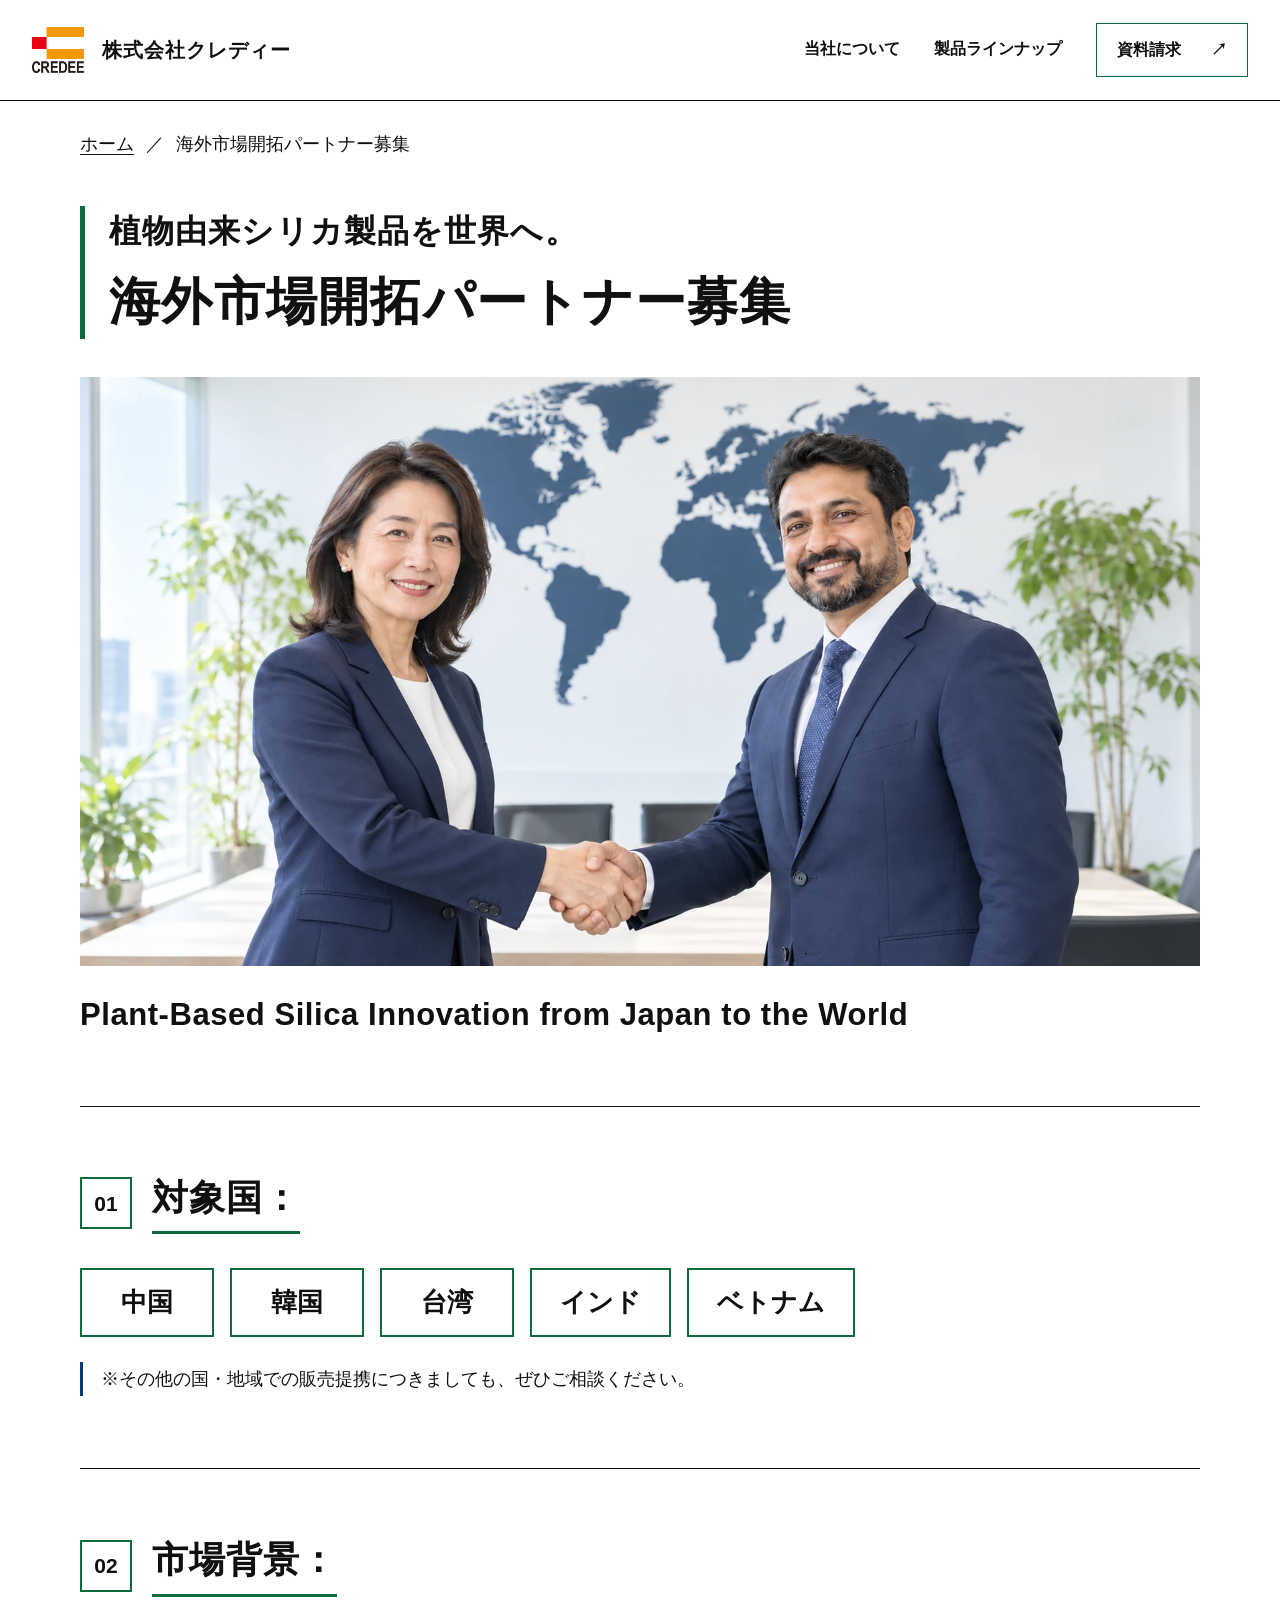
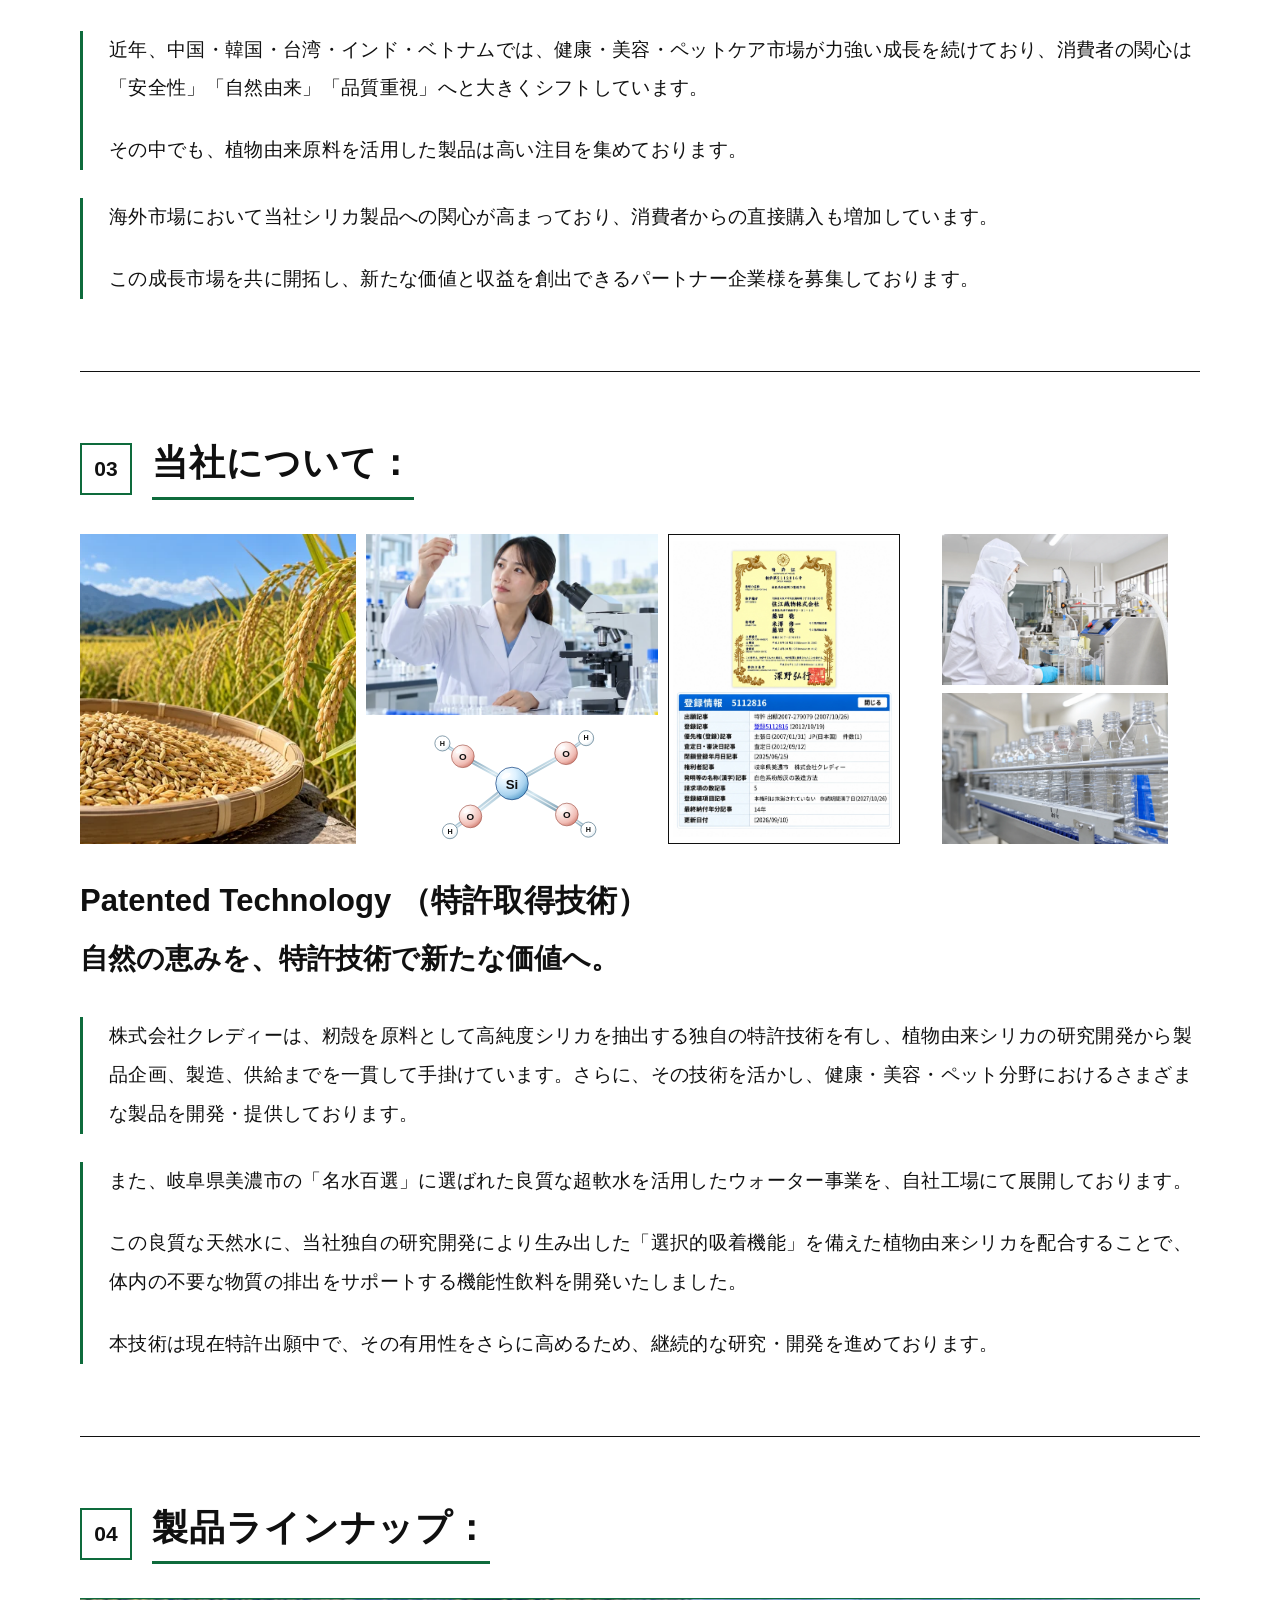
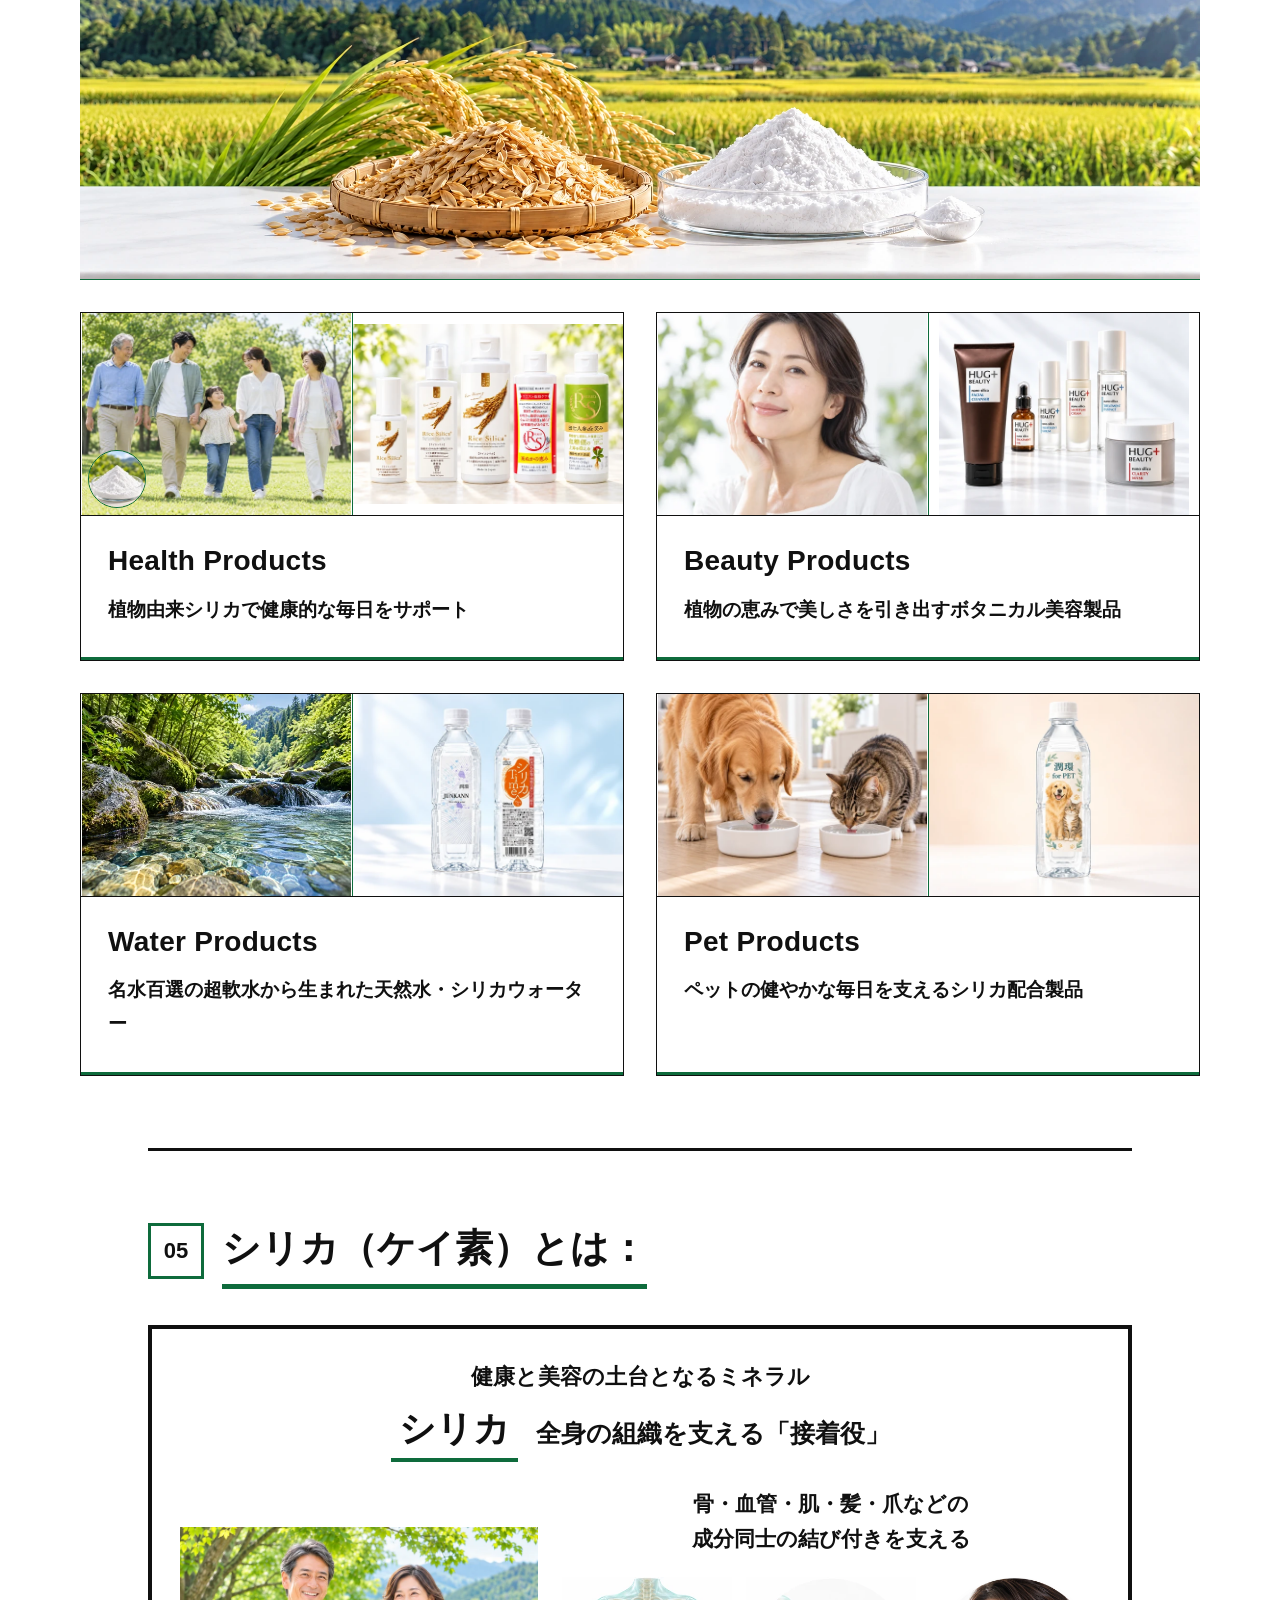
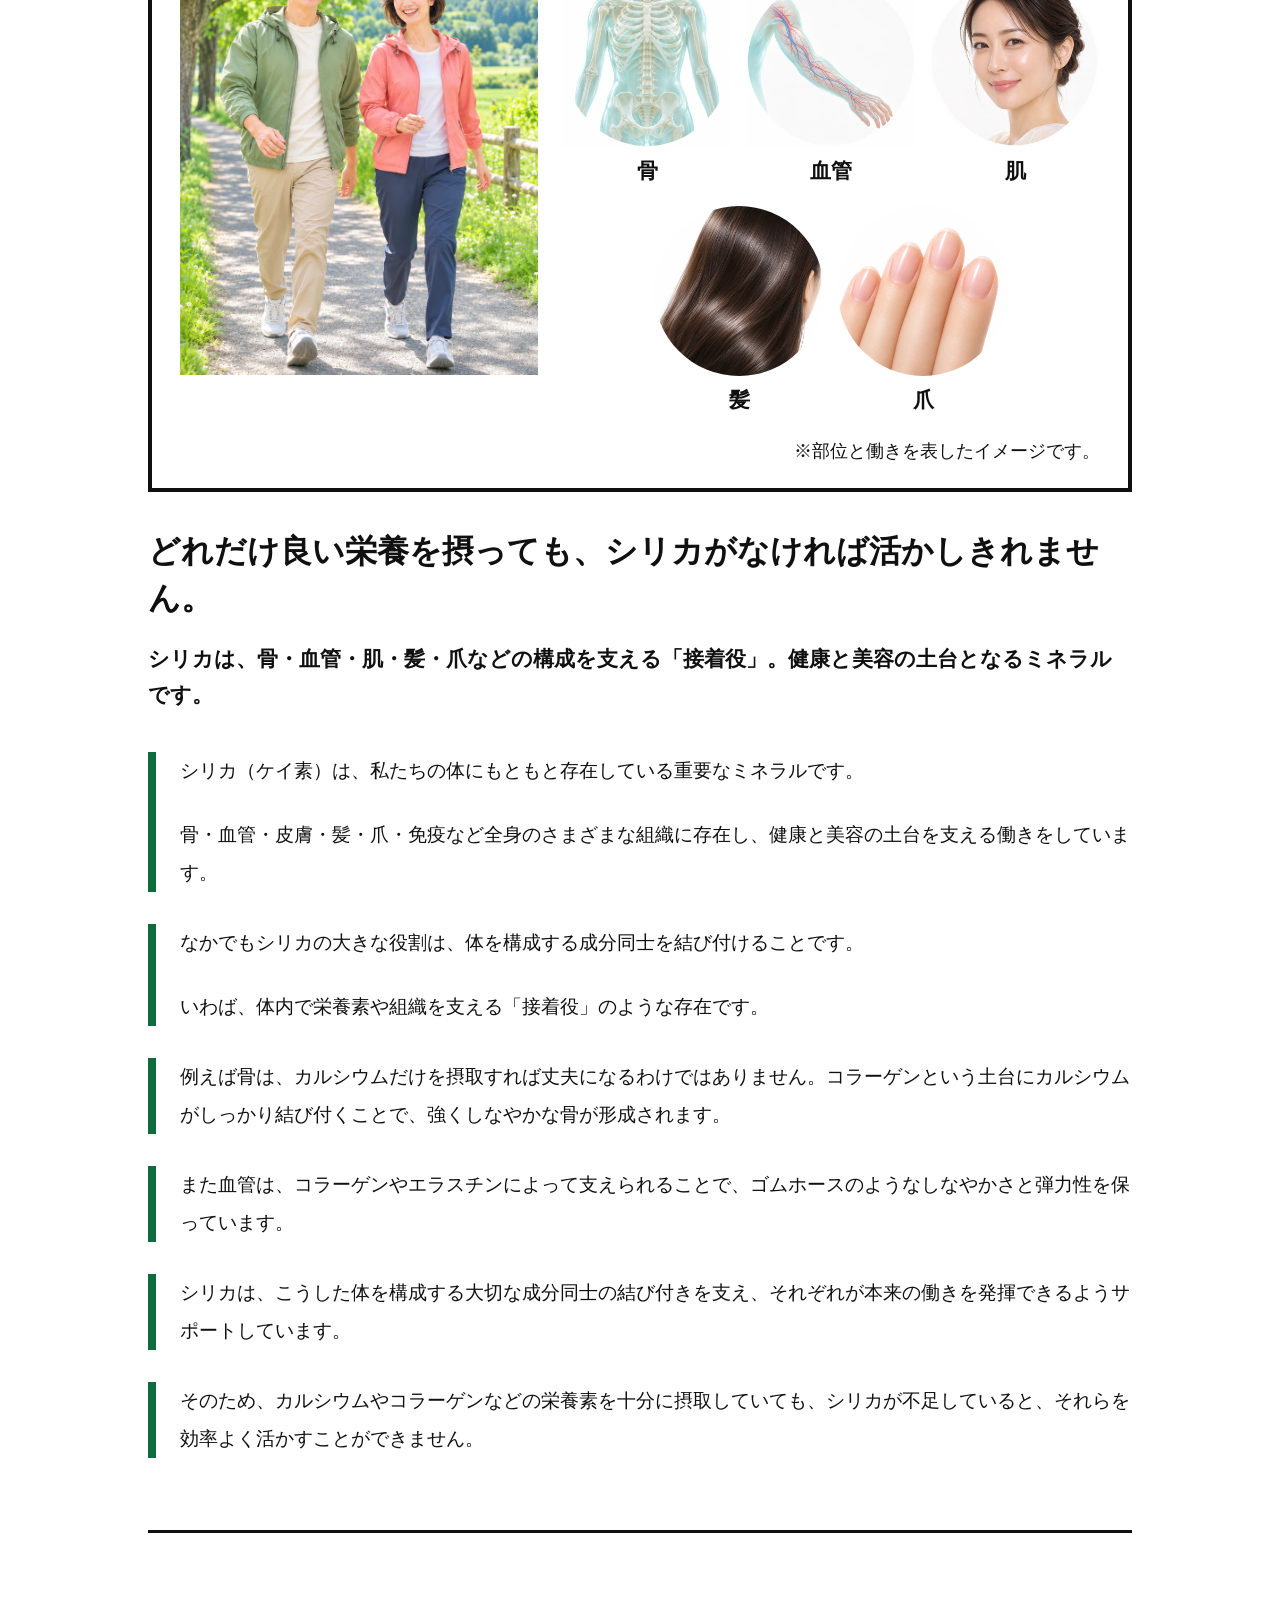
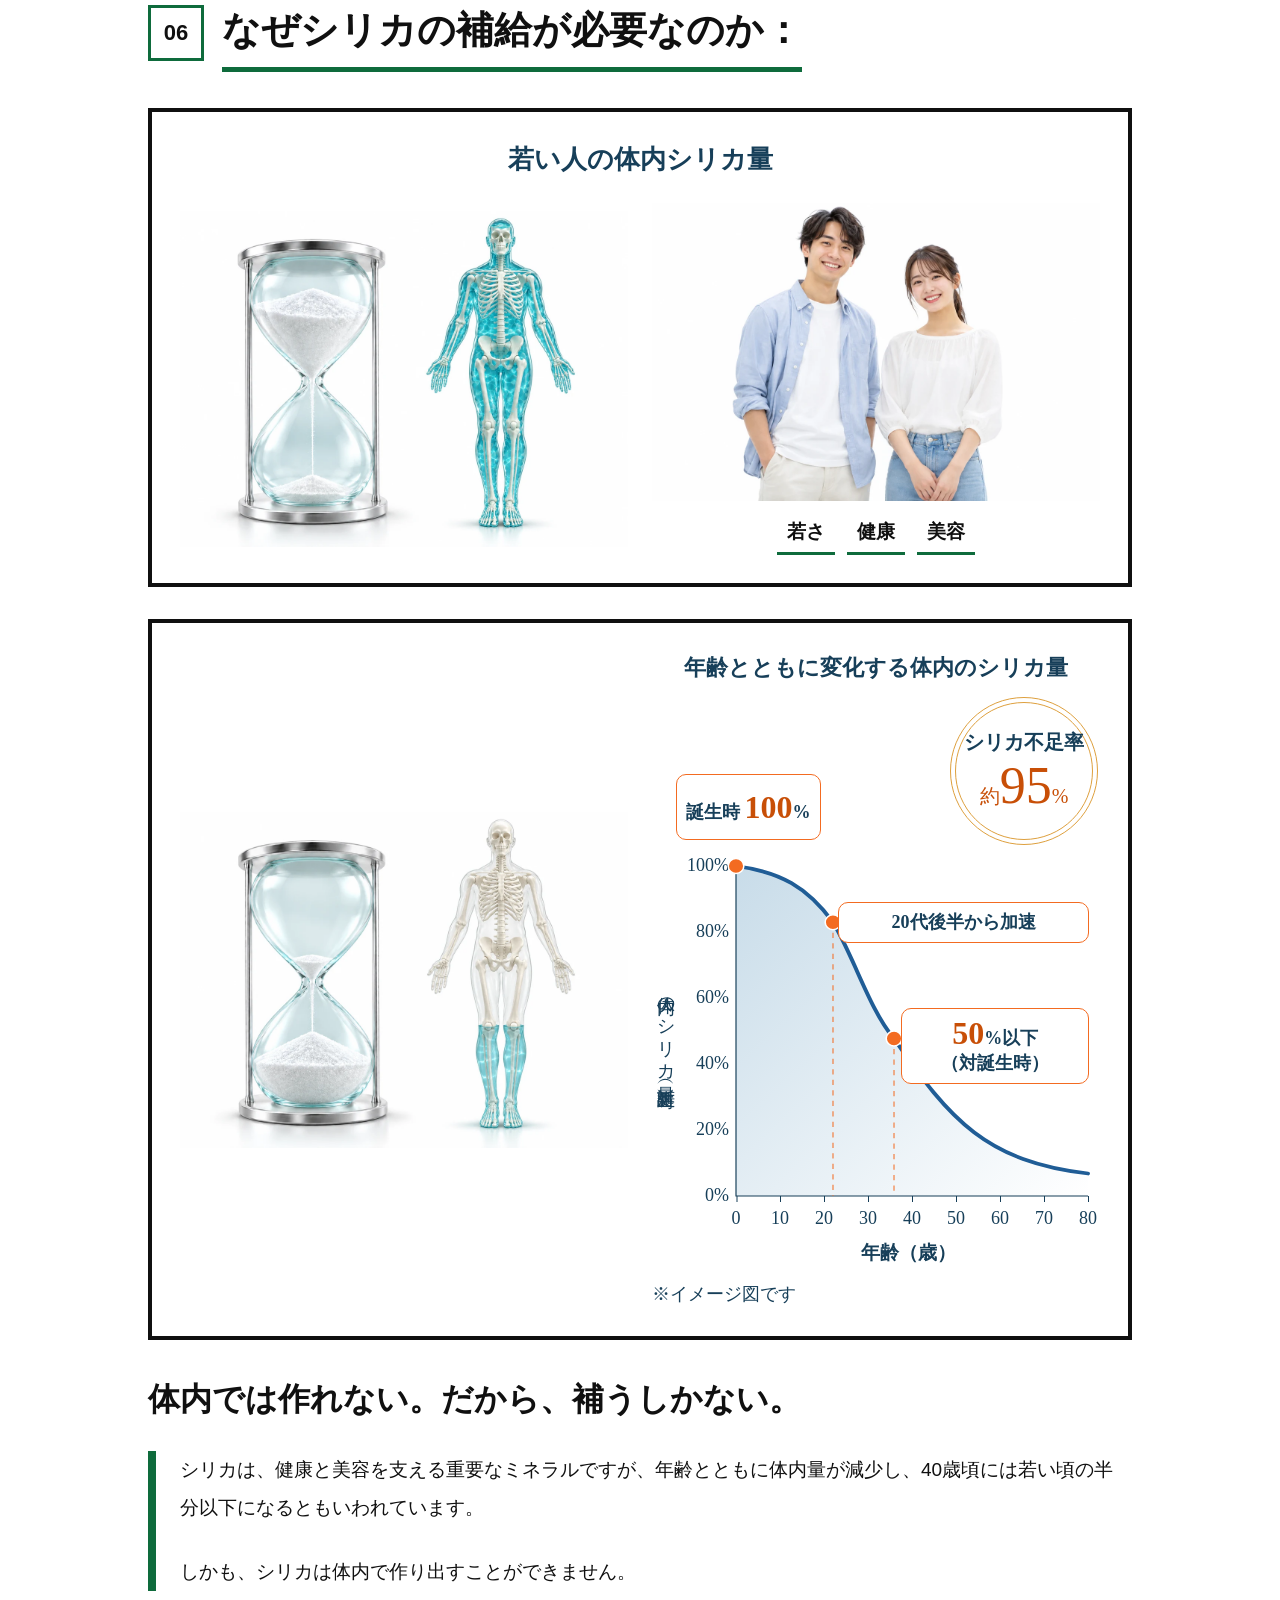
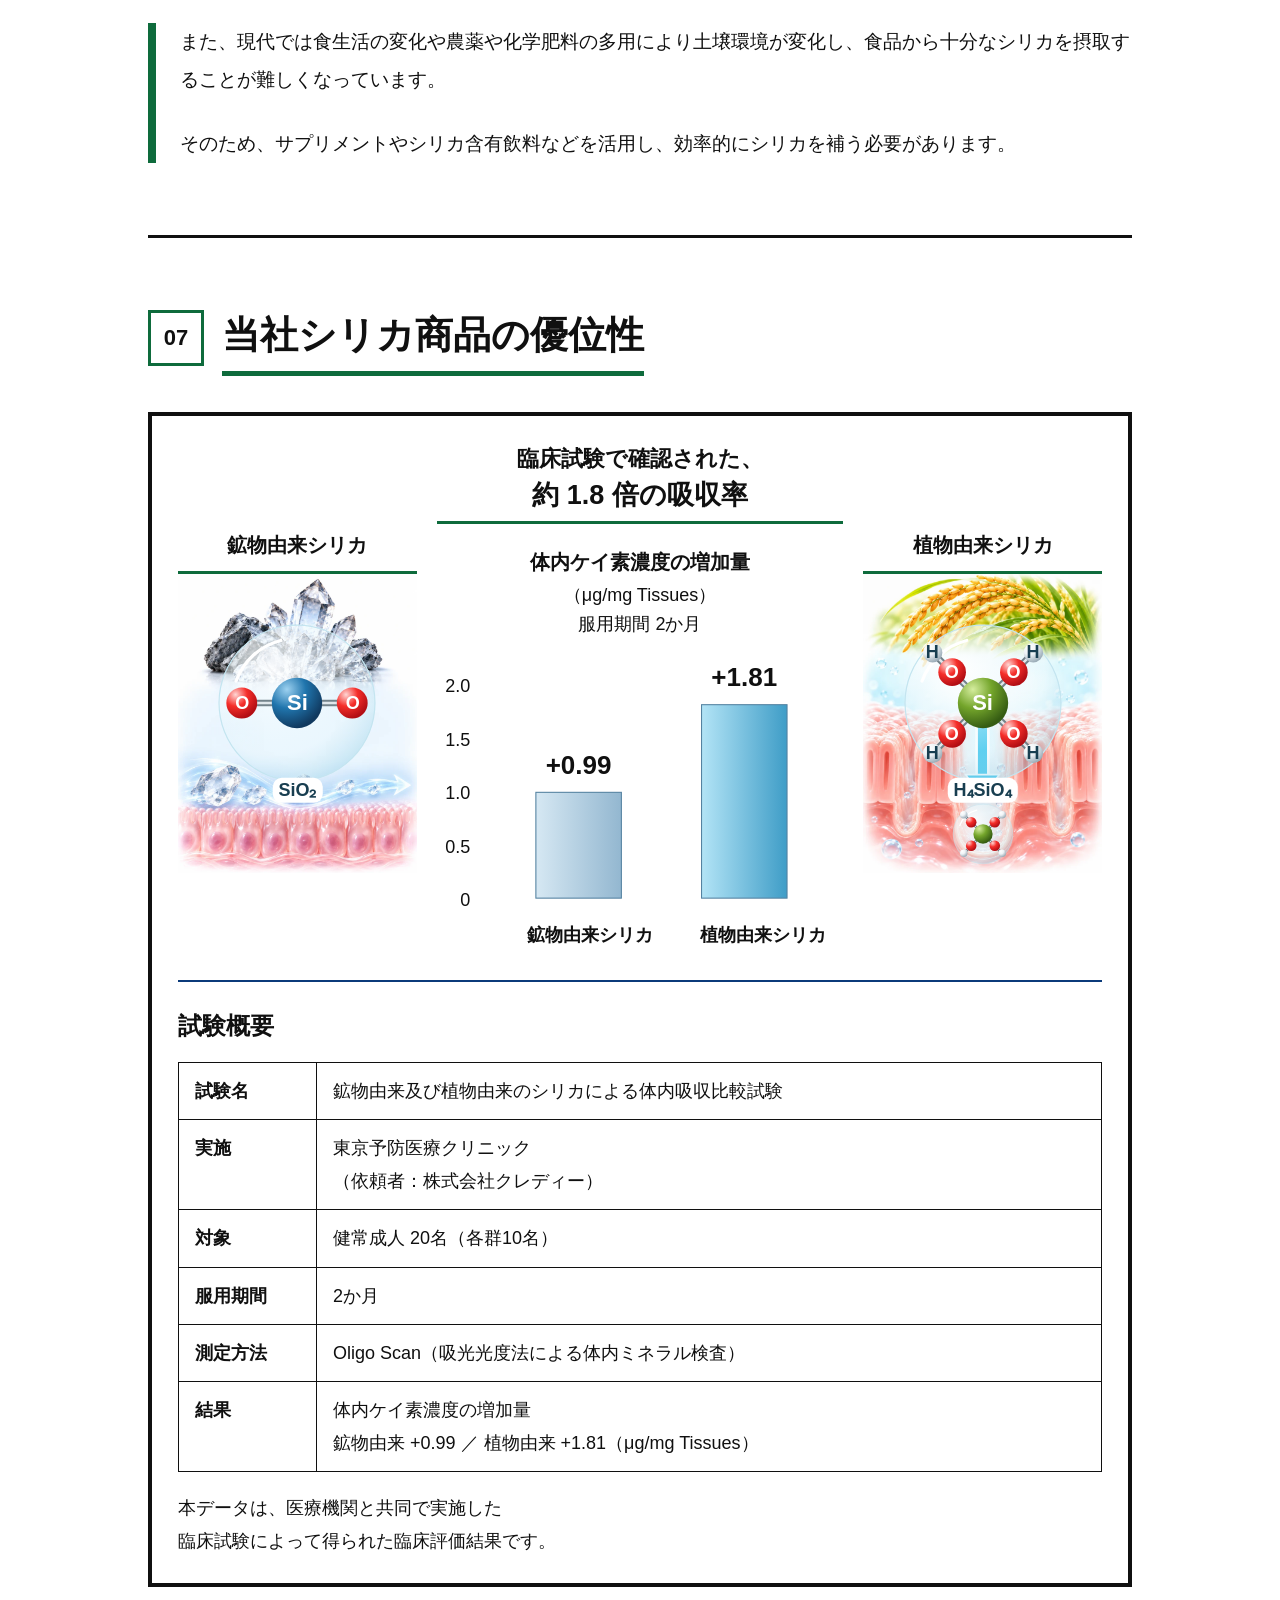
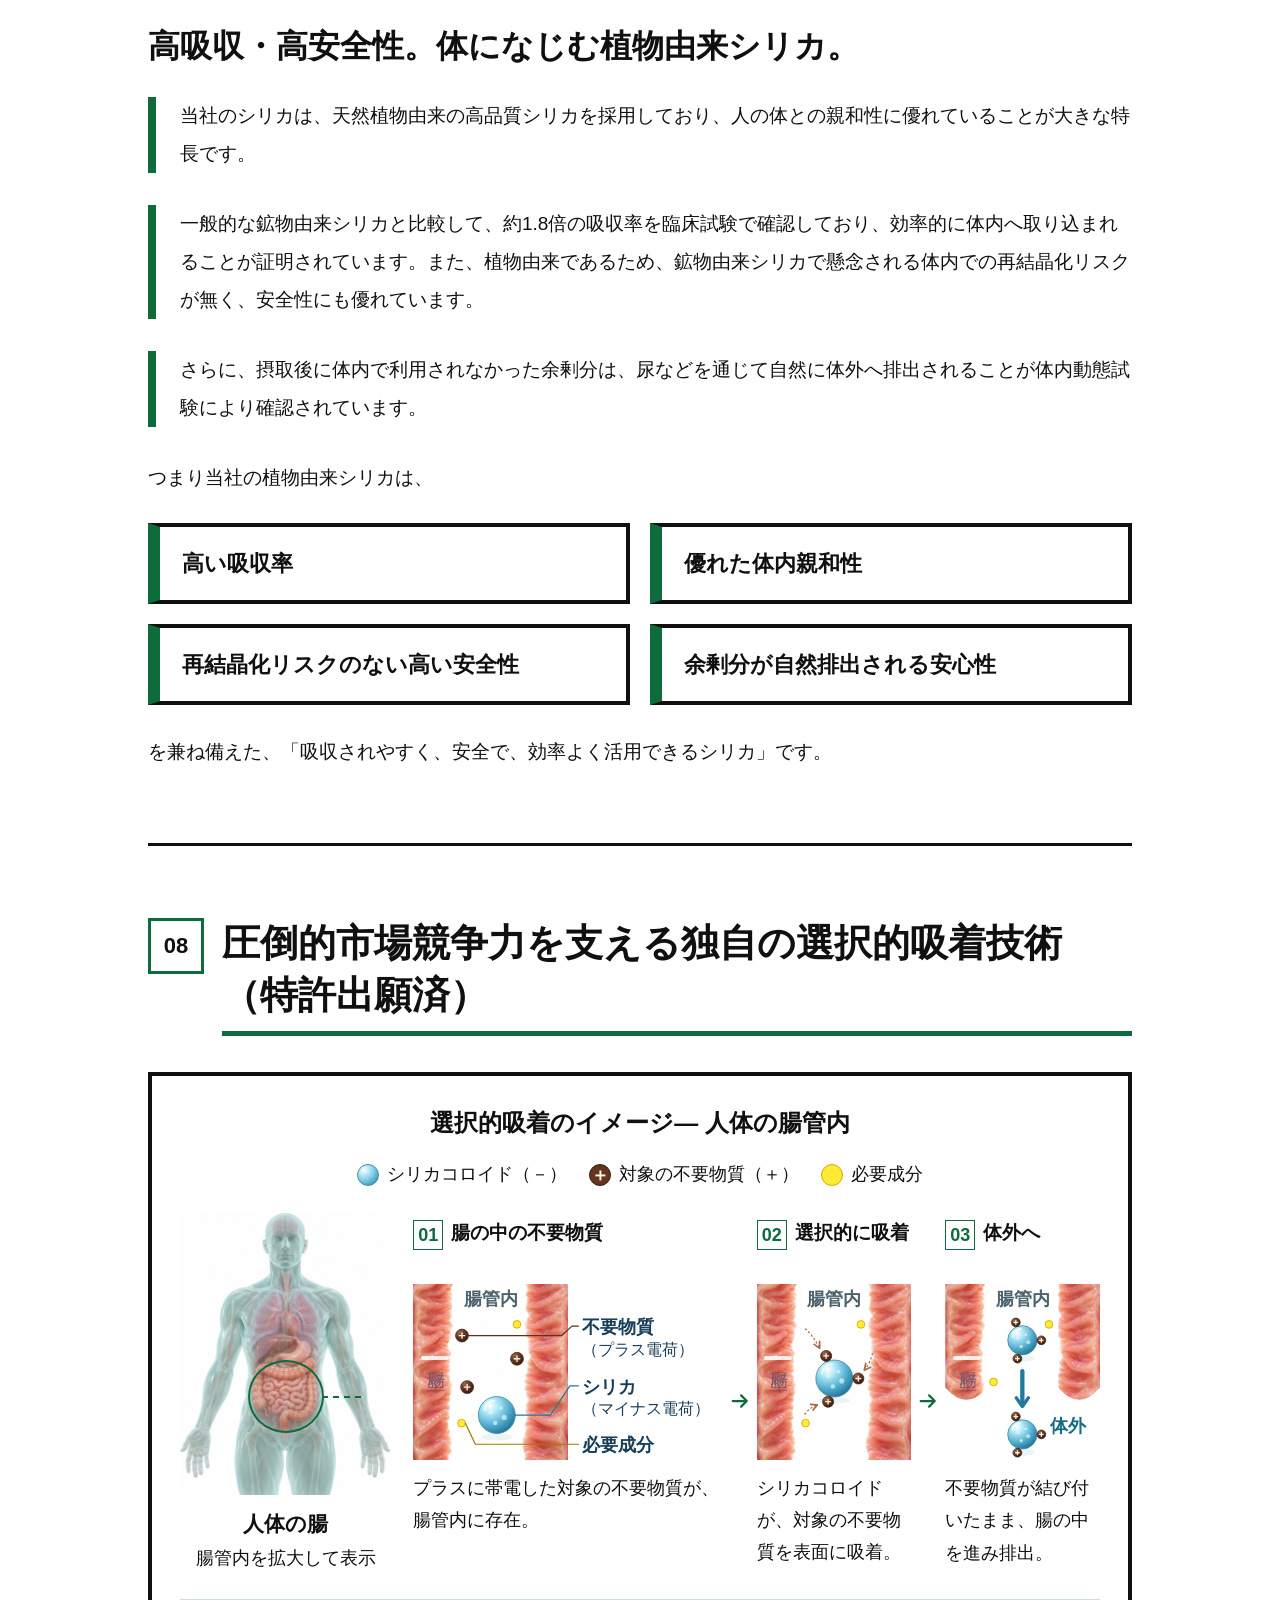
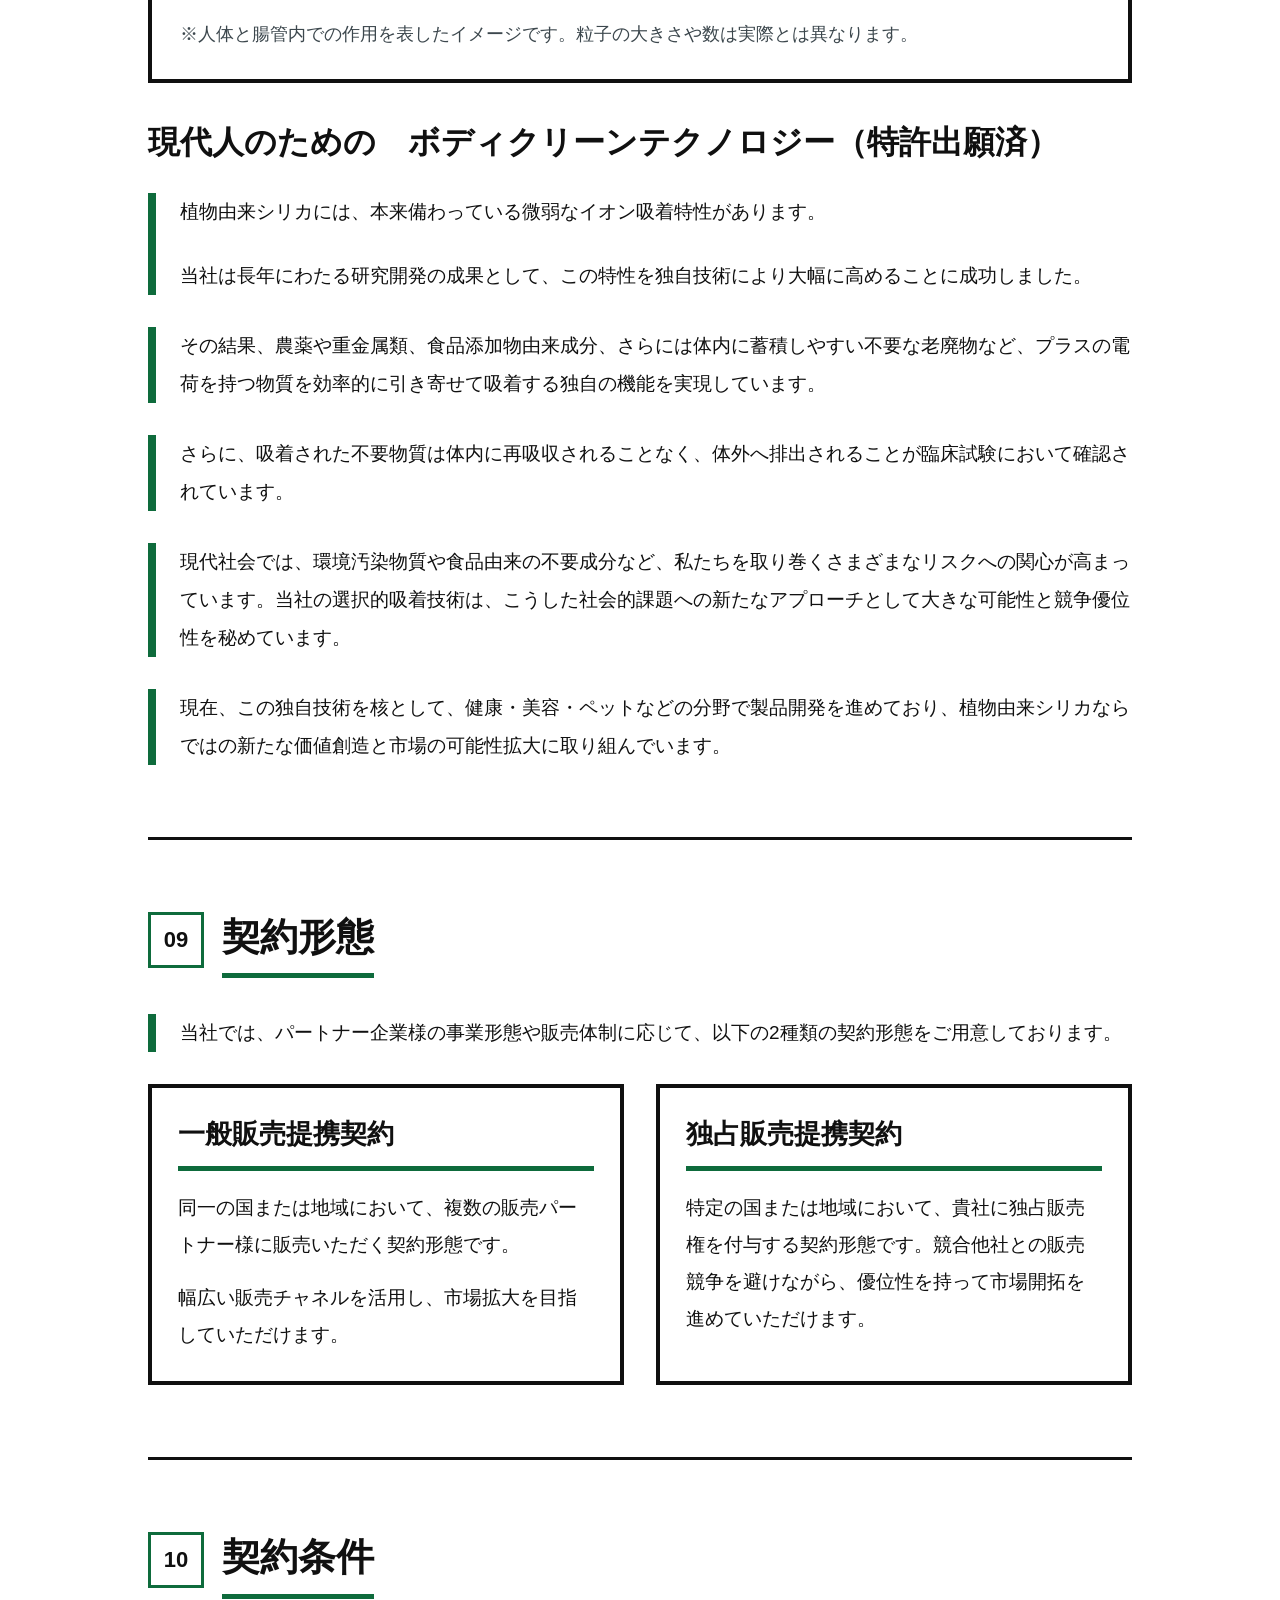
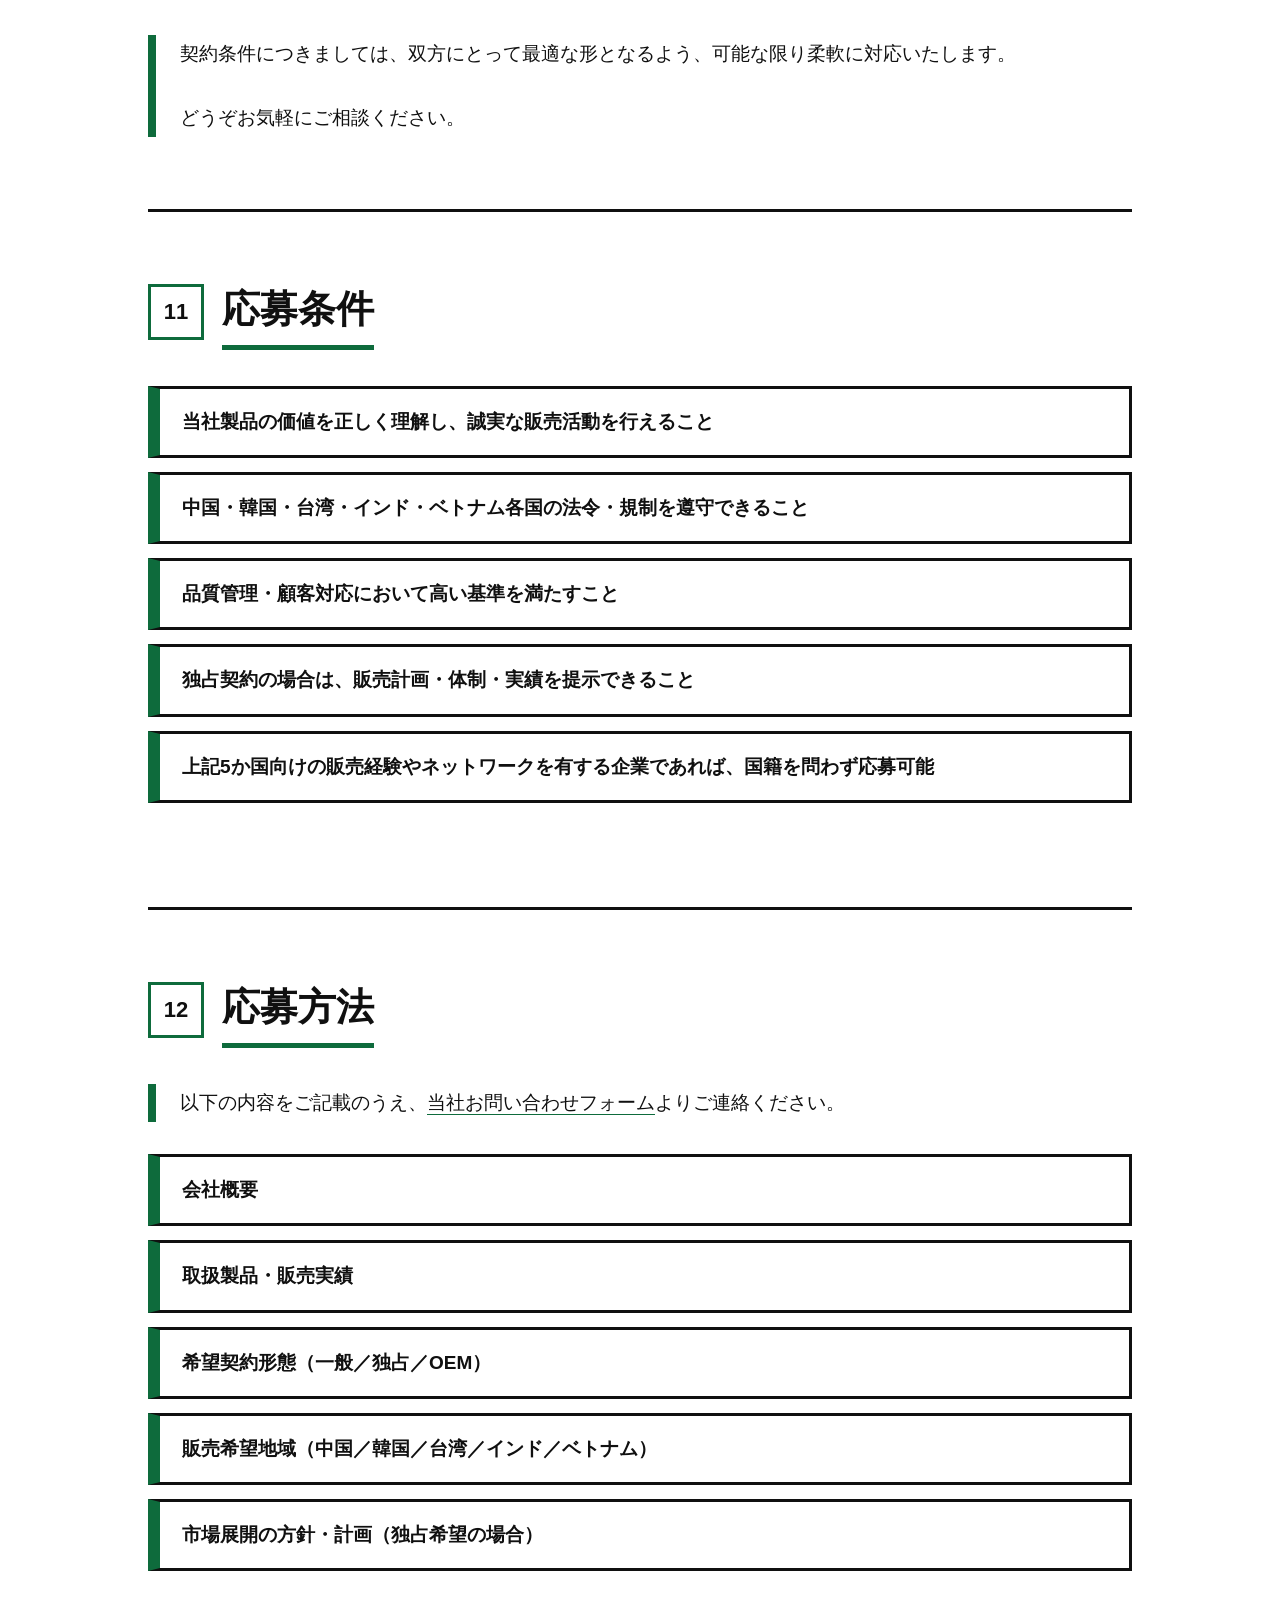
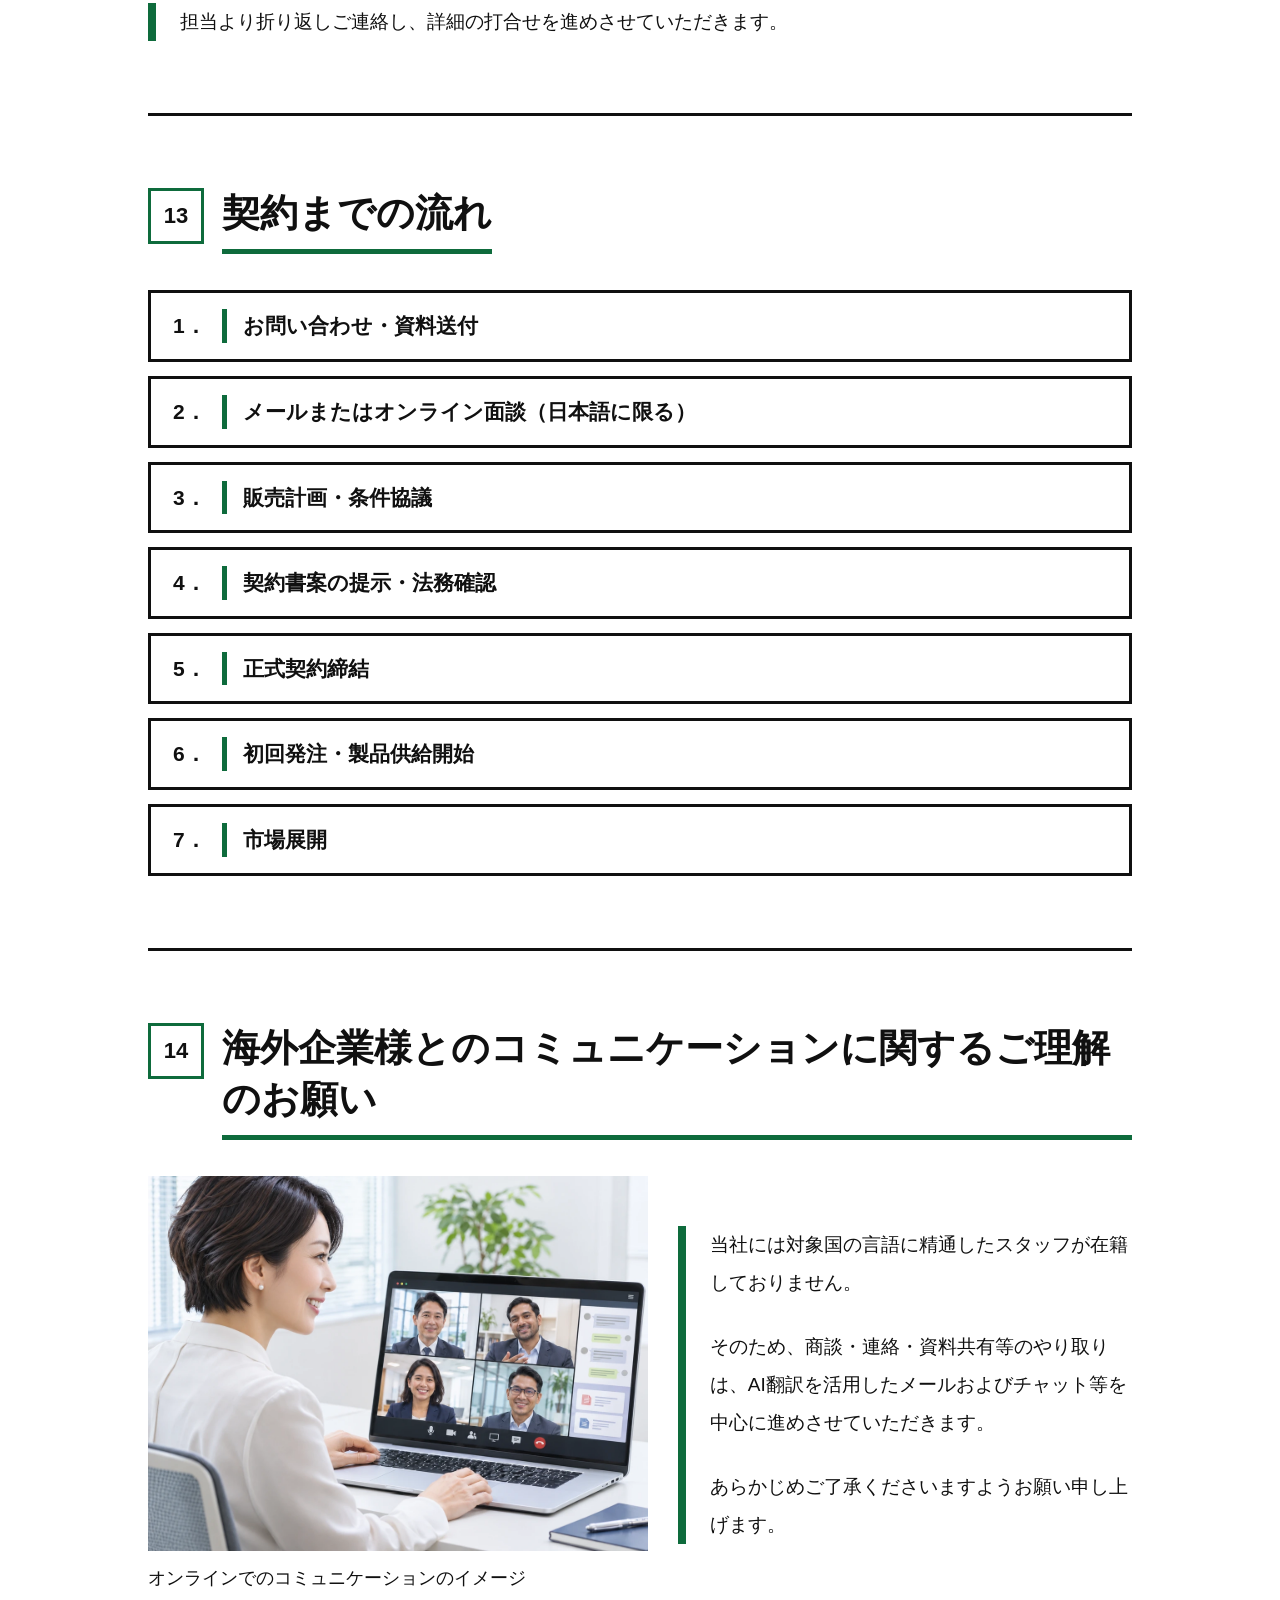
<file: overseas/index.html>
<!doctype html>
<html lang="ja">
<head>
  <meta charset="utf-8">
  <meta name="robots" content="noindex,follow">
  <meta name="viewport" content="width=device-width,initial-scale=1">
  <title>海外市場開拓パートナー募集｜株式会社クレディー</title>
  <meta name="description" content="植物由来シリカ製品を世界へ。株式会社クレディーは、中国・韓国・台湾・インド・ベトナムをはじめとする海外市場開拓パートナーを募集しております。">
  <meta property="og:type" content="website">
  <meta property="og:title" content="海外市場開拓パートナー募集｜株式会社クレディー">
  <meta property="og:description" content="植物由来シリカ製品を世界へ。海外市場開拓パートナー募集。">
  <meta property="og:image" content="https://infocredee-gif.github.io/credee-site-assets/overseas/assets/overseas-hero-partnership-bright-v2.webp">
  <meta property="og:url" content="https://infocredee-gif.github.io/credee-site-assets/overseas/">
  <meta name="twitter:card" content="summary_large_image">
  <link rel="icon" type="image/webp" href="assets/credee-logo.webp">
  <link rel="stylesheet" href="styles.css">
  <link rel="preload" as="image" href="assets/overseas-hero-partnership-bright-v2.webp">
  <script src="script.js" defer></script>
</head>
<body>
<a class="skip-link" href="#main">本文へ移動</a>
<header class="site-header">
  <div class="header-inner">
    <a href="https://credit-group.ne.jp/" class="brand" aria-label="株式会社クレディー ホームページ"><img src="assets/credee-logo.webp" width="56" height="50" alt="CREDEE"><span>株式会社クレディー</span></a>
    <button class="menu-toggle" type="button" aria-expanded="false" aria-controls="site-nav" aria-label="メニューを開く"><span></span><span></span></button>
    <nav class="site-nav" id="site-nav" aria-label="ページ内ナビゲーション"><a href="#company">当社について</a><a href="#products">製品ラインナップ</a><a href="#request" class="nav-request">資料請求<span aria-hidden="true">↗</span></a></nav>
  </div>
</header>
<main id="main">
  <div class="wrap breadcrumb"><a href="https://credit-group.ne.jp/">ホーム</a><span aria-hidden="true">／</span><span>海外市場開拓パートナー募集</span></div>
  <section class="hero wrap" aria-labelledby="hero-title" data-studio-section="H-01">
    <div class="hero-heading"><p data-copy-id="p0" class="hero-lead" >植物由来シリカ製品を世界へ。</p><h1 data-copy-id="p1" class="hero-title" id="hero-title"><span class="title-phrase">海外市場開拓</span><span class="title-phrase">パートナー募集</span></h1></div>
    <figure class="hero-image"><img src="assets/overseas-hero-partnership-bright-v2.webp" alt="世界地図を背景に握手する日本人女性の代表者と海外ビジネスパートナーのイメージ" width="1671" height="941" fetchpriority="high"></figure>
    <p data-copy-id="p3" class="hero-english" >Plant-Based Silica Innovation from Japan to the World</p>
  </section>

  <section class="section wrap countries-section" aria-labelledby="markets" data-studio-section="01">
    <div class="section-heading"><span class="section-number" aria-hidden="true">01</span><h2 data-copy-id="p5" class="" id="markets">対象国：</h2></div>
    <div class="countries" data-copy-id="p6"><span class="country">中国</span><span class="country-separator">・</span><span class="country">韓国</span><span class="country-separator">・</span><span class="country">台湾</span><span class="country-separator">・</span><span class="country">インド</span><span class="country-separator">・</span><span class="country">ベトナム</span></div>
    <p data-copy-id="p7" class="country-note" >※その他の国・地域での販売提携につきましても、ぜひご相談ください。</p>
  </section>

  <section class="section wrap" aria-labelledby="background" data-studio-section="02">
    <div class="section-heading"><span class="section-number" aria-hidden="true">02</span><h2 data-copy-id="p9" class="" id="background">市場背景：</h2></div>
    <div class="body-block"><p data-copy-id="p10" class="body-text" >近年、中国・韓国・台湾・インド・ベトナムでは、健康・美容・ペットケア市場が力強い成長を続けており、消費者の関心は「安全性」「自然由来」「品質重視」へと大きくシフトしています。</p><p data-copy-id="p11" class="body-text" >その中でも、植物由来原料を活用した製品は高い注目を集めております。</p></div>
    <div class="body-block"><p data-copy-id="p13" class="body-text" >海外市場において当社シリカ製品への関心が高まっており、消費者からの直接購入も増加しています。</p><p data-copy-id="p14" class="body-text" >この成長市場を共に開拓し、新たな価値と収益を創出できるパートナー企業様を募集しております。</p></div>
  </section>

  <section class="section wrap" aria-labelledby="company" data-studio-section="03">
    <div class="section-heading"><span class="section-number" aria-hidden="true">03</span><h2 data-copy-id="p16" class="" id="company">当社について：</h2></div>
    <div class="company-visual" data-asset-slot="C-01">
      <img class="company-rice" src="assets/overseas-rice-husks.webp" alt="稲穂と原料のもみ殻のイメージ" width="560" height="420" loading="lazy">
      <div class="company-research"><img src="assets/overseas-research-lab.webp" alt="シリカの研究風景のイメージ" width="640" height="480" loading="lazy"><div class="research-detail"><img class="company-silica" src="assets/silica-diagram.svg" alt="シリカのイメージ図（オルトケイ酸 H₄SiO₄）" width="640" height="320" loading="lazy"></div></div>
      <a class="patent-image" href="assets/patent-reference.webp" aria-label="特許資料を拡大して見る"><img src="assets/patent-reference.webp" alt="特許証と登録情報の既存資料" width="1086" height="1448" loading="lazy"></a>
      <div class="company-manufacturing" data-asset-slot="C-02" role="group" aria-label="製造風景">
        <img src="assets/overseas-manufacturing-filling-bright-v2.webp" width="1200" height="800" alt="衛生作業着と手袋を着用した作業者が充填設備を操作する製造風景" loading="lazy">
        <img src="assets/overseas-manufacturing-bottle-line-bright-v2.webp" width="1200" height="800" alt="工場の製造ラインに透明なボトルが並ぶ様子" loading="lazy">
      </div>
    </div>
    <div class="technology-copy"><p data-copy-id="p18" class="technology-en" >Patented Technology <span class="title-phrase">（特許取得技術）</span></p><p data-copy-id="p19" class="technology-sub" >自然の恵みを、特許技術で新たな価値へ。</p></div>
    <div class="body-block"><p data-copy-id="p20" class="body-text" >株式会社クレディーは、籾殻を原料として高純度シリカを抽出する独自の特許技術を有し、植物由来シリカの研究開発から製品企画、製造、供給までを一貫して手掛けています。さらに、その技術を活かし、健康・美容・ペット分野におけるさまざまな製品を開発・提供しております。</p></div>
    <div class="body-block"><p data-copy-id="p22" class="body-text" >また、岐阜県美濃市の「名水百選」に選ばれた良質な超軟水を活用したウォーター事業を、自社工場にて展開しております。</p><p data-copy-id="p23" class="body-text" >この良質な天然水に、当社独自の研究開発により生み出した「選択的吸着機能」を備えた植物由来シリカを配合することで、体内の不要な物質の排出をサポートする機能性飲料を開発いたしました。</p><p data-copy-id="p24" class="body-text" >本技術は現在特許出願中で、その有用性をさらに高めるため、継続的な研究・開発を進めております。</p></div>
  </section>

  <section class="section wrap" aria-labelledby="products" data-studio-section="04">
    <div class="section-heading"><span class="section-number" aria-hidden="true">04</span><h2 data-copy-id="p26" class="" id="products">製品ラインナップ：</h2></div>
    <figure class="lineup-banner"><img src="assets/rice-husk-silica-banner-centered.webp" alt="田園風景を背景にした、もみ殻と白いシリカ粉末のイメージ" width="2172" height="724" loading="lazy"></figure>
    <div class="product-grid"><article class="product-card" data-studio-section="P-01">
      <div class="product-media">
        <div class="category-visual category-visual-health"><img src="assets/overseas-health-family.webp" width="560" height="420" loading="lazy" alt="公園で穏やかに過ごす家族のイメージ" class="category-image"><img class="health-silica" src="assets/overseas-silica-powder-inset.webp" width="128" height="128" loading="lazy" alt="白いシリカ粉末のイメージ"></div>
        <a class="product-placeholder product-photo-slot product-photo-health" data-product-slot="P-01-product" href="assets/health-inner-care-lineup-500ml.webp" target="_blank" rel="noopener" aria-label="健康製品5点の集合画像を拡大"><img class="product-group-photo" src="assets/overseas-health-inner-care-lineup-500ml.webp" width="560" height="373" loading="lazy" alt="中央のライスシリカ500mLを300mLの2商品より少し大きくしたインナーケア5商品の集合画像"></a>
      </div>
      <div class="product-copy"><h3 data-copy-id="p30" class="product-title" >Health Products</h3><p data-copy-id="p31" class="product-sub" >植物由来シリカで健康的な毎日をサポート</p></div>
    </article><article class="product-card" data-studio-section="P-02">
      <div class="product-media">
        <div class="category-visual category-visual-beauty"><img src="assets/overseas-beauty-woman.webp" width="560" height="420" loading="lazy" alt="頬に手を添える女性のイメージ" class="category-image"></div>
        <a class="product-placeholder product-photo-slot product-photo-beauty" data-product-slot="P-02-product" href="assets/hug-beauty-six-products.webp" target="_blank" rel="noopener" aria-label="HUG+ BEAUTYの6商品を拡大"><img class="product-group-photo" src="assets/overseas-hug-beauty-six-products.webp" width="560" height="452" loading="lazy" alt="HUG+ BEAUTYの洗顔・オイル・美容液・クリーム・化粧水・パックの6商品"></a>
      </div>
      <div class="product-copy"><h3 data-copy-id="p34" class="product-title" >Beauty Products</h3><p data-copy-id="p35" class="product-sub" >植物の恵みで美しさを引き出すボタニカル美容製品</p></div>
    </article><article class="product-card" data-studio-section="P-03">
      <div class="product-media">
        <div class="category-visual category-visual-water"><img src="assets/overseas-spring-water.webp" width="480" height="360" loading="lazy" alt="森に流れる清らかな湧水のイメージ" class="category-image"></div>
        <a class="product-placeholder product-photo-slot product-photo-water" data-product-slot="P-03-product" href="assets/water-products-studio.webp" target="_blank" rel="noopener" aria-label="背景付きのウォーター製品2点を拡大"><img class="product-group-photo" src="assets/overseas-water-products-studio.webp" width="560" height="420" loading="lazy" alt="白と淡いブルーの背景に並べた潤環とシリカTimeの2商品"></a>
      </div>
      <div class="product-copy"><h3 data-copy-id="p38" class="product-title" >Water Products</h3><p data-copy-id="p39" class="product-sub" >名水百選の超軟水から生まれた天然水・シリカウォーター</p></div>
    </article><article class="product-card" data-studio-section="P-04">
      <div class="product-media">
        <div class="category-visual category-visual-pet"><img src="assets/overseas-pets-drinking-water.webp" width="560" height="420" loading="lazy" alt="ゴールデンレトリバーと猫が、それぞれの器の水を飲む様子" class="category-image"></div>
        <a class="product-placeholder product-photo-slot product-photo-pet" data-product-slot="P-04-product" href="assets/pet-water-studio.webp" target="_blank" rel="noopener" aria-label="ペット用イメージラベルのボトルを拡大"><img class="product-group-photo" src="assets/overseas-pet-water-studio.webp" width="560" height="420" loading="lazy" alt="淡いピーチ色の背景に置いた、犬と猫のイラスト入り潤環 for PETのイメージボトル"></a>
      </div>
      <div class="product-copy"><h3 data-copy-id="p42" class="product-title" >Pet Products</h3><p data-copy-id="p43" class="product-sub" >ペットの健やかな毎日を支えるシリカ配合製品</p></div>
    </article></div>
  </section>

  <div class="later-wrap"><section class="later-section" data-studio-section="05" aria-labelledby="silica"><div class="later-heading"><span class="later-number" aria-hidden="true">05</span><h2 class="later-title" id="silica" data-copy-id="later-p36">シリカ（ケイ素）とは：</h2></div><figure class="later-visual later-s01-balance" data-figure="S-01"><div class="s01-balance-heading"><p>健康と美容の土台となるミネラル</p><p><strong>シリカ</strong><span>全身の組織を支える「接着役」</span></p></div><div class="s01-balance-scene"><div class="s01-balance-people"><img src="assets/overseas-s01-walking-couple-bright-v8.webp" width="800" height="1000" alt="緑の自然の中を明るい笑顔で散歩する男女" loading="lazy"></div><div class="s01-balance-tissues"><p>骨・血管・肌・髪・爪などの<br>成分同士の結び付きを支える</p><div class="s01-balance-parts"><div class="s01-balance-part"><img src="assets/overseas-s01-bone-v3.webp" width="320" height="320" alt="骨格の構造を表す透明な上半身の立体イメージ" loading="lazy"><span>骨</span></div><div class="s01-balance-part"><img src="assets/overseas-s01-vessel-v3.webp" width="320" height="320" alt="腕の血管の広がりを表す立体イメージ" loading="lazy"><span>血管</span></div><div class="s01-balance-part"><img class="s01-beauty-photo" src="assets/overseas-s01-skin-v5.webp" width="320" height="320" alt="なめらかな肌が美しい女性のポートレート" loading="lazy"><span>肌</span></div><div class="s01-balance-part"><img class="s01-beauty-photo" src="assets/overseas-s01-hair-v4.webp" width="320" height="320" alt="なめらかでツヤのある髪を大きく写したイメージ" loading="lazy"><span>髪</span></div><div class="s01-balance-part"><img class="s01-beauty-photo" src="assets/overseas-s01-nail-v5.webp" width="320" height="320" alt="なめらかな女性の指先と整った爪のアップ" loading="lazy"><span>爪</span></div></div></div></div><figcaption>※部位と働きを表したイメージです。</figcaption></figure><div class="later-copy-lead"><p class="later-catch" data-copy-id="later-p38">どれだけ良い栄養を摂っても、シリカがなければ活かしきれません。</p><p class="later-sub" data-copy-id="later-p39">シリカは、骨・血管・肌・髪・爪などの構成を支える「接着役」。健康と美容の土台となるミネラルです。</p></div><div class="later-block"><p class="later-body" data-copy-id="later-p41">シリカ（ケイ素）は、私たちの体にもともと存在している重要なミネラルです。</p><p class="later-body" data-copy-id="later-p42">骨・血管・皮膚・髪・爪・免疫など全身のさまざまな組織に存在し、健康と美容の土台を支える働きをしています。</p></div><div class="later-block"><p class="later-body" data-copy-id="later-p43">なかでもシリカの大きな役割は、体を構成する成分同士を結び付けることです。</p><p class="later-body" data-copy-id="later-p44">いわば、体内で栄養素や組織を支える「接着役」のような存在です。</p></div><div class="later-block"><p class="later-body" data-copy-id="later-p45">例えば骨は、カルシウムだけを摂取すれば丈夫になるわけではありません。コラーゲンという土台にカルシウムがしっかり結び付くことで、強くしなやかな骨が形成されます。</p></div><div class="later-block"><p class="later-body" data-copy-id="later-p46">また血管は、コラーゲンやエラスチンによって支えられることで、ゴムホースのようなしなやかさと弾力性を保っています。</p></div><div class="later-block"><p class="later-body" data-copy-id="later-p47">シリカは、こうした体を構成する大切な成分同士の結び付きを支え、それぞれが本来の働きを発揮できるようサポートしています。</p></div><div class="later-block"><p class="later-body" data-copy-id="later-p48">そのため、カルシウムやコラーゲンなどの栄養素を十分に摂取していても、シリカが不足していると、それらを効率よく活かすことができません。</p></div></section></div>
<div class="later-wrap"><section class="later-section" data-studio-section="06" aria-labelledby="chapter-06"><div class="later-heading"><span class="later-number" aria-hidden="true">06</span><h2 class="later-title" id="chapter-06" data-copy-id="later-p49">なぜシリカの補給が必要なのか：</h2></div><figure class="later-visual later-age-photoreal" data-figure="N-01"><p class="later-age-title">若い人の体内シリカ量</p><div class="later-age-concept"><img src="assets/overseas-n01-water-full-v4.webp" width="1200" height="900" alt="砂が潤沢に残る砂時計と、頭から手足まで水で満たされた全身スケルトンの立体イメージ" loading="lazy"></div><div class="age-life"><img src="assets/overseas-more-young.webp" width="1200" height="800" alt="20代の男女のイメージ" loading="lazy"><div class="later-life-labels"><span>若さ</span><span>健康</span><span>美容</span></div></div></figure><figure class="later-visual later-age-photoreal age-photoreal-later" data-figure="N-02"><div class="later-age-concept"><img src="assets/overseas-n02-water-knees-v4.webp" width="1200" height="900" alt="下の容器に白い粉末がたまった砂時計と、水面が膝の高さにある全身スケルトンの立体イメージ" loading="lazy"></div><div class="age-change decline-reference-wrap"><div class="later-decline later-decline-reference"><p class="decline-ref-title">年齢とともに変化する体内の<span class="decline-ref-nowrap">シリカ量</span></p><div class="decline-ref-top"><div class="decline-ref-birth">誕生時 <strong>100</strong>%</div><div class="decline-ref-stat"><span>シリカ不足率</span><span>約<strong>95</strong>%</span></div></div><div class="decline-ref-chart"><div class="decline-ref-yname">体内のシリカ量（対誕生時）</div><div class="decline-ref-levels"><span style="top:0%">100%</span><span style="top:20%">80%</span><span style="top:40%">60%</span><span style="top:60%">40%</span><span style="top:80%">20%</span><span style="top:100%">0%</span></div><div class="decline-ref-plot"><svg preserveAspectRatio="none" xmlns="http://www.w3.org/2000/svg" viewBox="0 0 450 440" aria-hidden="true"><defs><linearGradient id="decline-reference-fill" x1="0" y1="0" x2="1" y2="1"><stop stop-color="#c8dce9"/><stop offset="1" stop-color="#ffffff"/></linearGradient></defs><path d="M0 0C57 8 91 28 124 75C151 122 171 192 202 230C274 340 321 394 450 410V440H0Z" fill="url(#decline-reference-fill)"/><path d="M0 0V440H450" fill="none" stroke="#173f59" stroke-width="1.5"/><path d="M124 75V440M202 230V440" fill="none" stroke="#f36b21" stroke-width="1.3" stroke-dasharray="7 7"/><path d="M0 0C57 8 91 28 124 75C151 122 171 192 202 230C274 340 321 394 450 410" fill="none" stroke="#205d96" stroke-width="5" stroke-linecap="round"/><g fill="#f36b21" stroke="#ffffff" stroke-width="2"><circle cx="0" cy="0" r="10"/><circle cx="124" cy="75" r="10"/><circle cx="202" cy="230" r="10"/></g></svg><div class="decline-ref-acceleration"><span class="decline-ref-nowrap">20代後半から</span><span class="decline-ref-nowrap">加速</span></div><div class="decline-ref-half"><span><strong>50</strong>%以下</span><span>（対誕生時）</span></div><div class="decline-ref-ages"><span style="left:0.0%">0</span><span style="left:12.5%">10</span><span style="left:25.0%">20</span><span style="left:37.5%">30</span><span style="left:50.0%">40</span><span style="left:62.5%">50</span><span style="left:75.0%">60</span><span style="left:87.5%">70</span><span style="left:100.0%">80</span></div></div></div><p class="decline-ref-axisname">年齢（歳）</p><div class="decline-ref-footer"><p>※イメージ図です</p></div></div></div></figure><p class="later-catch" data-copy-id="later-p52">体内では作れない。だから、補うしかない。</p><div class="later-block"><p class="later-body" data-copy-id="later-p54">シリカは、健康と美容を支える重要なミネラルですが、年齢とともに体内量が減少し、40歳頃には若い頃の半分以下になるともいわれています。</p><p class="later-body" data-copy-id="later-p55">しかも、シリカは体内で作り出すことができません。</p></div><div class="later-block"><p class="later-body" data-copy-id="later-p56">また、現代では食生活の変化や農薬や化学肥料の多用により土壌環境が変化し、食品から十分なシリカを摂取することが難しくなっています。</p><p class="later-body" data-copy-id="later-p57">そのため、サプリメントやシリカ含有飲料などを活用し、効率的にシリカを補う必要があります。</p></div></section></div>
<div class="later-wrap"><section class="later-section" data-studio-section="07" aria-labelledby="chapter-07"><div class="later-heading"><span class="later-number" aria-hidden="true">07</span><h2 class="later-title" id="chapter-07" data-copy-id="later-p58">当社シリカ商品の優位性</h2></div><figure class="later-visual later-evidence" data-figure="A-01"><div class="later-evidence-top"><div class="later-evidence-side"><p>鉱物由来シリカ</p><div class="later-silica-scene silica-scene-mineral"><img src="assets/overseas-a01-mineral-v3.webp" width="800" height="1000" alt="鉱物と水晶の結晶。大きな粒子が腸の表面の外側を流れるイメージ" loading="lazy"><div class="silica-flow" aria-hidden="true"></div><div class="silica-molecule" role="img" aria-label="鉱物由来シリカの分子イメージ SiO2。"><svg xmlns="http://www.w3.org/2000/svg" viewBox="0 0 200 200" aria-hidden="true"><defs><radialGradient id="a01-mineral-core" cx="30%" cy="23%" r="78%"><stop stop-color="#9cd1f0"/><stop offset=".48" stop-color="#2075ad"/><stop offset="1" stop-color="#10395f"/></radialGradient><radialGradient id="a01-mineral-oxygen" cx="30%" cy="23%" r="78%"><stop stop-color="#ffd6d4"/><stop offset=".48" stop-color="#f52e2a"/><stop offset="1" stop-color="#b20e14"/></radialGradient><radialGradient id="a01-mineral-hydrogen" cx="30%" cy="23%" r="78%"><stop stop-color="#ffffff"/><stop offset=".48" stop-color="#eef3f6"/><stop offset="1" stop-color="#9daeb9"/></radialGradient><radialGradient id="a01-mineral-bubble" cx="35%" cy="28%" r="76%"><stop stop-color="#ffffff" stop-opacity=".9"/><stop offset=".72" stop-color="#e4f6fc" stop-opacity=".32"/><stop offset="1" stop-color="#a6d8eb" stop-opacity=".5"/></radialGradient></defs><circle cx="100" cy="100" r="96" fill="url(#a01-mineral-bubble)" stroke="#c4e5f0" stroke-width="1.5"/><path d="M25 73A79 79 0 0 1 80 23" stroke="#ffffff" stroke-width="4" fill="none" stroke-linecap="round"/><line class="silica-bond" x1="100" y1="100" x2="32" y2="100" stroke="#73828a" stroke-width="8" stroke-linecap="round"/><line class="silica-bond" x1="100" y1="100" x2="168" y2="100" stroke="#73828a" stroke-width="8" stroke-linecap="round"/><line x1="100" y1="100" x2="32" y2="100" stroke="#e0e7eb" stroke-width="3" stroke-linecap="round"/><line x1="100" y1="100" x2="168" y2="100" stroke="#e0e7eb" stroke-width="3" stroke-linecap="round"/><circle cx="100" cy="100" r="31" fill="url(#a01-mineral-core)"/><circle cx="32" cy="100" r="19" fill="url(#a01-mineral-oxygen)"/><circle cx="168" cy="100" r="19" fill="url(#a01-mineral-oxygen)"/></svg><span class="silica-atom-label atom-core" style="left:50.0%;top:50.0%">Si</span><span class="silica-atom-label atom-oxygen" style="left:16.0%;top:50.0%">O</span><span class="silica-atom-label atom-oxygen" style="left:84.0%;top:50.0%">O</span><span class="silica-formula">SiO₂</span></div></div></div><div class="later-clinical-chart"><svg xmlns="http://www.w3.org/2000/svg" class="shared-defs" width="0" height="0" aria-hidden="true"><defs></defs><defs><lineargradient id="v8-chart-mineral"><stop stop-color="#d6e8f3"></stop><stop offset="1" stop-color="#93b7d0"></stop></lineargradient><lineargradient id="v8-chart-plant"><stop stop-color="#b3e4f6"></stop><stop offset="1" stop-color="#3f9dc7"></stop></lineargradient></defs></svg><div class="clinical-heading">臨床試験で確認された、<span class="emphasis">約 1.8 倍の吸収率</span></div>
<h3>体内ケイ素濃度の増加量</h3><p>（μg/mg Tissues）</p><p>服用期間 2か月</p><div class="clinical-canvas"><svg xmlns="http://www.w3.org/2000/svg" class="chart-graphic" viewbox="60 550 760 470" width="760" height="470" role="img" aria-label="体内ケイ素濃度の増加量。鉱物由来シリカ プラス0.99、植物由来シリカ プラス1.81。単位はマイクログラム毎ミリグラム。"><rect class="exact-chart-bar" data-value="0.99" x="245" y="792.0" width="160" height="198.0" fill="url(#v8-chart-mineral)" stroke="#5482a1" stroke-width="2"></rect><rect class="exact-chart-bar" data-value="1.81" x="555" y="628.0" width="160" height="362.0" fill="url(#v8-chart-plant)" stroke="#5482a1" stroke-width="2"></rect></svg><span class="clinical-number axis" style="left:8.9474%;top:10.8511%">2.0</span><span class="clinical-number axis" style="left:8.9474%;top:32.1277%">1.5</span><span class="clinical-number axis" style="left:8.9474%;top:53.4043%">1.0</span><span class="clinical-number axis" style="left:8.9474%;top:74.6809%">0.5</span><span class="clinical-number axis" style="left:8.9474%;top:95.9574%">0</span><span class="clinical-number value" style="left:34.8684%;top:46.383%">+0.99</span><span class="clinical-number value" style="left:75.6579%;top:11.4894%">+1.81</span></div><div class="bar-names"><span>鉱物由来シリカ</span><span>植物由来シリカ</span></div></div><div class="later-evidence-side"><p>植物由来シリカ</p><div class="later-silica-scene silica-scene-plant"><img src="assets/overseas-a01-plant-v3.webp" width="800" height="1000" alt="稲穂と立体的な腸のひだ。分子が内側へ取り込まれるイメージ" loading="lazy"><div class="silica-flow" aria-hidden="true"><svg xmlns="http://www.w3.org/2000/svg" viewBox="0 0 100 125" aria-hidden="true"><path d="M50 53V91" stroke="#ffffff" stroke-width="6" fill="none"/><path d="M50 53V87" stroke="#20bdea" stroke-width="3.8" fill="none"/><path d="M43 84 50 94 57 84Z" fill="#20bdea" stroke="#ffffff" stroke-width=".7"/></svg></div><div class="silica-molecule" role="img" aria-label="水溶性オルトシリカ H4SiO4。4つのO-H結合は直線。"><svg xmlns="http://www.w3.org/2000/svg" viewBox="0 0 200 200" aria-hidden="true"><defs><radialGradient id="a01-plant-core" cx="30%" cy="23%" r="78%"><stop stop-color="#d5ed9e"/><stop offset=".48" stop-color="#74a52b"/><stop offset="1" stop-color="#355c13"/></radialGradient><radialGradient id="a01-plant-oxygen" cx="30%" cy="23%" r="78%"><stop stop-color="#ffd6d4"/><stop offset=".48" stop-color="#f52e2a"/><stop offset="1" stop-color="#b20e14"/></radialGradient><radialGradient id="a01-plant-hydrogen" cx="30%" cy="23%" r="78%"><stop stop-color="#ffffff"/><stop offset=".48" stop-color="#eef3f6"/><stop offset="1" stop-color="#9daeb9"/></radialGradient><radialGradient id="a01-plant-bubble" cx="35%" cy="28%" r="76%"><stop stop-color="#ffffff" stop-opacity=".9"/><stop offset=".72" stop-color="#e4f6fc" stop-opacity=".32"/><stop offset="1" stop-color="#a6d8eb" stop-opacity=".5"/></radialGradient></defs><circle cx="100" cy="100" r="96" fill="url(#a01-plant-bubble)" stroke="#c4e5f0" stroke-width="1.5"/><path d="M25 73A79 79 0 0 1 80 23" stroke="#ffffff" stroke-width="4" fill="none" stroke-linecap="round"/><line class="silica-bond" x1="100" y1="100" x2="62" y2="62" stroke="#73828a" stroke-width="8" stroke-linecap="round"/><line class="silica-bond" x1="62" y1="62" x2="38" y2="38" stroke="#73828a" stroke-width="8" stroke-linecap="round"/><line class="silica-bond" x1="100" y1="100" x2="138" y2="62" stroke="#73828a" stroke-width="8" stroke-linecap="round"/><line class="silica-bond" x1="138" y1="62" x2="162" y2="38" stroke="#73828a" stroke-width="8" stroke-linecap="round"/><line class="silica-bond" x1="100" y1="100" x2="62" y2="138" stroke="#73828a" stroke-width="8" stroke-linecap="round"/><line class="silica-bond" x1="62" y1="138" x2="38" y2="162" stroke="#73828a" stroke-width="8" stroke-linecap="round"/><line class="silica-bond" x1="100" y1="100" x2="138" y2="138" stroke="#73828a" stroke-width="8" stroke-linecap="round"/><line class="silica-bond" x1="138" y1="138" x2="162" y2="162" stroke="#73828a" stroke-width="8" stroke-linecap="round"/><line x1="100" y1="100" x2="62" y2="62" stroke="#e0e7eb" stroke-width="3" stroke-linecap="round"/><line x1="62" y1="62" x2="38" y2="38" stroke="#e0e7eb" stroke-width="3" stroke-linecap="round"/><line x1="100" y1="100" x2="138" y2="62" stroke="#e0e7eb" stroke-width="3" stroke-linecap="round"/><line x1="138" y1="62" x2="162" y2="38" stroke="#e0e7eb" stroke-width="3" stroke-linecap="round"/><line x1="100" y1="100" x2="62" y2="138" stroke="#e0e7eb" stroke-width="3" stroke-linecap="round"/><line x1="62" y1="138" x2="38" y2="162" stroke="#e0e7eb" stroke-width="3" stroke-linecap="round"/><line x1="100" y1="100" x2="138" y2="138" stroke="#e0e7eb" stroke-width="3" stroke-linecap="round"/><line x1="138" y1="138" x2="162" y2="162" stroke="#e0e7eb" stroke-width="3" stroke-linecap="round"/><circle cx="100" cy="100" r="31" fill="url(#a01-plant-core)"/><circle cx="62" cy="62" r="17" fill="url(#a01-plant-oxygen)"/><circle cx="38" cy="38" r="12" fill="url(#a01-plant-hydrogen)"/><circle cx="138" cy="62" r="17" fill="url(#a01-plant-oxygen)"/><circle cx="162" cy="38" r="12" fill="url(#a01-plant-hydrogen)"/><circle cx="62" cy="138" r="17" fill="url(#a01-plant-oxygen)"/><circle cx="38" cy="162" r="12" fill="url(#a01-plant-hydrogen)"/><circle cx="138" cy="138" r="17" fill="url(#a01-plant-oxygen)"/><circle cx="162" cy="162" r="12" fill="url(#a01-plant-hydrogen)"/></svg><span class="silica-atom-label atom-core" style="left:50.0%;top:50.0%">Si</span><span class="silica-atom-label atom-oxygen" style="left:31.0%;top:31.0%">O</span><span class="silica-atom-label atom-hydrogen" style="left:19.0%;top:19.0%">H</span><span class="silica-atom-label atom-oxygen" style="left:69.0%;top:31.0%">O</span><span class="silica-atom-label atom-hydrogen" style="left:81.0%;top:19.0%">H</span><span class="silica-atom-label atom-oxygen" style="left:31.0%;top:69.0%">O</span><span class="silica-atom-label atom-hydrogen" style="left:19.0%;top:81.0%">H</span><span class="silica-atom-label atom-oxygen" style="left:69.0%;top:69.0%">O</span><span class="silica-atom-label atom-hydrogen" style="left:81.0%;top:81.0%">H</span><span class="silica-formula">H₄SiO₄</span></div><div class="silica-molecule silica-molecule-small" aria-hidden="true"><svg xmlns="http://www.w3.org/2000/svg" viewBox="0 0 200 200" aria-hidden="true"><defs><radialGradient id="a01-plant-small-core" cx="30%" cy="23%" r="78%"><stop stop-color="#d5ed9e"/><stop offset=".48" stop-color="#74a52b"/><stop offset="1" stop-color="#355c13"/></radialGradient><radialGradient id="a01-plant-small-oxygen" cx="30%" cy="23%" r="78%"><stop stop-color="#ffd6d4"/><stop offset=".48" stop-color="#f52e2a"/><stop offset="1" stop-color="#b20e14"/></radialGradient><radialGradient id="a01-plant-small-hydrogen" cx="30%" cy="23%" r="78%"><stop stop-color="#ffffff"/><stop offset=".48" stop-color="#eef3f6"/><stop offset="1" stop-color="#9daeb9"/></radialGradient><radialGradient id="a01-plant-small-bubble" cx="35%" cy="28%" r="76%"><stop stop-color="#ffffff" stop-opacity=".9"/><stop offset=".72" stop-color="#e4f6fc" stop-opacity=".32"/><stop offset="1" stop-color="#a6d8eb" stop-opacity=".5"/></radialGradient></defs><circle cx="100" cy="100" r="96" fill="url(#a01-plant-small-bubble)" stroke="#c4e5f0" stroke-width="1.5"/><path d="M25 73A79 79 0 0 1 80 23" stroke="#ffffff" stroke-width="4" fill="none" stroke-linecap="round"/><line class="silica-bond" x1="100" y1="100" x2="62" y2="62" stroke="#73828a" stroke-width="8" stroke-linecap="round"/><line class="silica-bond" x1="62" y1="62" x2="38" y2="38" stroke="#73828a" stroke-width="8" stroke-linecap="round"/><line class="silica-bond" x1="100" y1="100" x2="138" y2="62" stroke="#73828a" stroke-width="8" stroke-linecap="round"/><line class="silica-bond" x1="138" y1="62" x2="162" y2="38" stroke="#73828a" stroke-width="8" stroke-linecap="round"/><line class="silica-bond" x1="100" y1="100" x2="62" y2="138" stroke="#73828a" stroke-width="8" stroke-linecap="round"/><line class="silica-bond" x1="62" y1="138" x2="38" y2="162" stroke="#73828a" stroke-width="8" stroke-linecap="round"/><line class="silica-bond" x1="100" y1="100" x2="138" y2="138" stroke="#73828a" stroke-width="8" stroke-linecap="round"/><line class="silica-bond" x1="138" y1="138" x2="162" y2="162" stroke="#73828a" stroke-width="8" stroke-linecap="round"/><line x1="100" y1="100" x2="62" y2="62" stroke="#e0e7eb" stroke-width="3" stroke-linecap="round"/><line x1="62" y1="62" x2="38" y2="38" stroke="#e0e7eb" stroke-width="3" stroke-linecap="round"/><line x1="100" y1="100" x2="138" y2="62" stroke="#e0e7eb" stroke-width="3" stroke-linecap="round"/><line x1="138" y1="62" x2="162" y2="38" stroke="#e0e7eb" stroke-width="3" stroke-linecap="round"/><line x1="100" y1="100" x2="62" y2="138" stroke="#e0e7eb" stroke-width="3" stroke-linecap="round"/><line x1="62" y1="138" x2="38" y2="162" stroke="#e0e7eb" stroke-width="3" stroke-linecap="round"/><line x1="100" y1="100" x2="138" y2="138" stroke="#e0e7eb" stroke-width="3" stroke-linecap="round"/><line x1="138" y1="138" x2="162" y2="162" stroke="#e0e7eb" stroke-width="3" stroke-linecap="round"/><circle cx="100" cy="100" r="31" fill="url(#a01-plant-small-core)"/><circle cx="62" cy="62" r="17" fill="url(#a01-plant-small-oxygen)"/><circle cx="38" cy="38" r="12" fill="url(#a01-plant-small-hydrogen)"/><circle cx="138" cy="62" r="17" fill="url(#a01-plant-small-oxygen)"/><circle cx="162" cy="38" r="12" fill="url(#a01-plant-small-hydrogen)"/><circle cx="62" cy="138" r="17" fill="url(#a01-plant-small-oxygen)"/><circle cx="38" cy="162" r="12" fill="url(#a01-plant-small-hydrogen)"/><circle cx="138" cy="138" r="17" fill="url(#a01-plant-small-oxygen)"/><circle cx="162" cy="162" r="12" fill="url(#a01-plant-small-hydrogen)"/></svg></div></div></div></div><div class="later-clinical-summary"><h3>試験概要</h3>
<table><tbody>
<tr><th scope="row">試験名</th><td>鉱物由来及び植物由来のシリカによる体内吸収比較試験</td></tr>
<tr><th scope="row">実施</th><td>東京予防医療クリニック<br>（依頼者：株式会社クレディー）</td></tr>
<tr><th scope="row">対象</th><td>健常成人 20名（各群10名）</td></tr>
<tr><th scope="row">服用期間</th><td>2か月</td></tr>
<tr><th scope="row">測定方法</th><td>Oligo Scan（吸光光度法による体内ミネラル検査）</td></tr>
<tr><th scope="row">結果</th><td>体内ケイ素濃度の増加量<br>鉱物由来 +0.99 ／ 植物由来 +1.81（μg/mg Tissues）</td></tr>
</tbody></table>
<p class="study-note">本データは、医療機関と共同で実施した<br>臨床試験によって得られた臨床評価結果です。</p></div></figure><p class="later-catch" data-copy-id="later-p62">高吸収・高安全性。体になじむ植物由来シリカ。</p><div class="later-block"><p class="later-body" data-copy-id="later-p64">当社のシリカは、天然植物由来の高品質シリカを採用しており、人の体との親和性に優れていることが大きな特長です。</p></div><div class="later-block"><p class="later-body" data-copy-id="later-p65">一般的な鉱物由来シリカと比較して、約1.8倍の吸収率を臨床試験で確認しており、効率的に体内へ取り込まれることが証明されています。また、植物由来であるため、鉱物由来シリカで懸念される体内での再結晶化リスクが無く、安全性にも優れています。</p></div><div class="later-block"><p class="later-body" data-copy-id="later-p66">さらに、摂取後に体内で利用されなかった余剰分は、尿などを通じて自然に体外へ排出されることが体内動態試験により確認されています。</p></div><p class="later-body" data-copy-id="later-p68">つまり当社の植物由来シリカは、</p><ul class="later-merits"><li class="later-merit" data-copy-id="later-p69">高い吸収率</li><li class="later-merit" data-copy-id="later-p70">優れた体内親和性</li><li class="later-merit" data-copy-id="later-p71">再結晶化リスクのない高い安全性</li><li class="later-merit" data-copy-id="later-p72">余剰分が自然排出される安心性</li></ul><p class="later-body" data-copy-id="later-p73">を兼ね備えた、「吸収されやすく、安全で、効率よく活用できるシリカ」です。</p></section></div>
<div class="later-wrap"><section class="later-section" data-studio-section="08" aria-labelledby="chapter-08"><div class="later-heading"><span class="later-number" aria-hidden="true">08</span><h2 class="later-title" id="chapter-08" data-copy-id="later-p74">圧倒的市場競争力を支える独自の選択的吸着技術（特許出願済）</h2></div><figure class="later-visual intestinal-adsorption intestinal-realistic" data-figure="T-01" aria-labelledby="intestinal-adsorption-title"><div class="intestinal-intro" id="intestinal-adsorption-title"><span>選択的吸着のイメージ</span><span> ― 人体の腸管内</span></div><div class="intestinal-legend"><span><i class="intestinal-key-silica" aria-hidden="true"></i>シリカコロイド（－）</span><span><i class="intestinal-key-target" aria-hidden="true">＋</i>対象の不要物質（＋）</span><span><i class="intestinal-key-other" aria-hidden="true"></i>必要成分</span></div><div class="intestinal-human-layout"><div class="intestinal-human-anatomy"><div class="intestinal-human-frame"><img src="assets/overseas-t01-human-intestine-real.webp" width="900" height="1200" alt="人体の内部に小腸と大腸が見える立体的な医学イメージ" loading="lazy"><span class="intestinal-human-focus" aria-hidden="true"></span></div><div class="intestinal-human-caption"><strong>人体の腸</strong><span>腸管内を拡大して表示</span></div></div><div class="intestinal-process"><div class="intestinal-stage"><div class="intestinal-stage-heading"><span aria-hidden="true">01</span><h3>腸の中の不要物質</h3></div><div class="intestinal-scene intestinal-scene-annotated"><img class="intestinal-real-background" src="assets/overseas-t01-gut-lumen-real.webp" width="900" height="1023" alt="" aria-hidden="true" loading="lazy"><svg xmlns="http://www.w3.org/2000/svg" viewBox="0 0 720 410" role="img" aria-label="腸壁に囲まれた腸管内の模式図。青い球はシリカ（マイナス電荷）、プラス記号があるこげ茶色の球は不要物質（プラス電荷）、明るい黄色の球は必要成分。各粒子から説明ラベルへ引き出し線で接続"><defs>
      <radialGradient id="t01-intestinal-0-silica" cx="32%" cy="25%" r="78%">
        <stop stop-color="#ffffff"/><stop offset=".25" stop-color="#b5eafa"/>
        <stop offset=".7" stop-color="#4eaacb"/><stop offset="1" stop-color="#267799"/>
      </radialGradient>
      <radialGradient id="t01-intestinal-0-target" cx="30%" cy="24%" r="80%">
        <stop stop-color="#9b6847"/><stop offset=".55" stop-color="#63341e"/>
        <stop offset="1" stop-color="#3b1d10"/>
      </radialGradient>
      <linearGradient id="t01-intestinal-0-wall" x1="0" x2="1">
        <stop stop-color="#e8b6bc"/><stop offset=".5" stop-color="#fff0ed"/>
        <stop offset="1" stop-color="#edb6bf"/>
      </linearGradient>
      <linearGradient id="t01-intestinal-0-lumen" x1="0" y1="0" x2="0" y2="1">
        <stop stop-color="#fffdf8"/><stop offset="1" stop-color="#f0f9fb"/>
      </linearGradient>
      <marker id="t01-intestinal-0-attract" viewBox="0 0 10 10" refX="8" refY="5" markerWidth="7" markerHeight="7" orient="auto-start-reverse">
        <path d="M1 1 9 5 1 9" fill="none" stroke="#aa6845" stroke-width="2" stroke-linejoin="round"/>
      </marker>
    </defs><circle cx="242" cy="94" r="9" fill="#ffea35" stroke="#d4aa00" stroke-width="2"/><circle cx="113" cy="324" r="9" fill="#ffea35" stroke="#d4aa00" stroke-width="2"/><g>
      <circle cx="114" cy="120" r="15" fill="url(#t01-intestinal-0-target)" stroke="#3b1d10" stroke-width="1.6"/>
      <path d="M107.55 120H120.45M114 113.55V126.45" fill="none" stroke="#fff6e9" stroke-width="3" stroke-linecap="round"/>
    </g><g>
      <circle cx="242" cy="174" r="15" fill="url(#t01-intestinal-0-target)" stroke="#3b1d10" stroke-width="1.6"/>
      <path d="M235.55 174H248.45M242 167.55V180.45" fill="none" stroke="#fff6e9" stroke-width="3" stroke-linecap="round"/>
    </g><g>
      <circle cx="126" cy="240" r="15" fill="url(#t01-intestinal-0-target)" stroke="#3b1d10" stroke-width="1.6"/>
      <path d="M119.55 240H132.45M126 233.55V246.45" fill="none" stroke="#fff6e9" stroke-width="3" stroke-linecap="round"/>
    </g><ellipse cx="195" cy="356" rx="36.55" ry="8" fill="#65b1c9" opacity=".13"/><circle cx="195" cy="305" r="43" fill="url(#t01-intestinal-0-silica)" stroke="#428eac" stroke-width="2"/><path d="M166.19 293.39Q170.06 272.75 189.41 271.46" fill="none" stroke="white" stroke-width="4" stroke-linecap="round" opacity=".86"/><circle cx="181.24" cy="298.55" r="5.59" fill="#ddf7fc" opacity=".68"/><circle cx="204.89" cy="288.66" r="4.3" fill="#ddf7fc" opacity=".68"/><circle cx="212.2" cy="310.59" r="6.02" fill="#ddf7fc" opacity=".68"/><circle cx="191.56" cy="323.49" r="5.16" fill="#ddf7fc" opacity=".68"/><g class="intestinal-callout-lines" fill="none" stroke-width="2.8" stroke-linecap="round" stroke-linejoin="round"><path d="M129 120H346L370 98H385" stroke="#5b321b"/><path d="M238 305H320L365 237H385" stroke="#267799"/><path d="M122 324L145 373H385" stroke="#9c7b00"/></g></svg><span class="intestinal-lumen-tag">腸管内</span><span class="intestinal-wall-tag">腸壁</span><span class="intestinal-callout-label intestinal-callout-target">不要物質<span class="intestinal-callout-charge">（プラス電荷）</span></span><span class="intestinal-callout-label intestinal-callout-silica">シリカ<span class="intestinal-callout-charge">（マイナス電荷）</span></span><span class="intestinal-callout-label intestinal-callout-required">必要成分</span></div><p class="intestinal-stage-copy">プラスに帯電した対象の不要物質が、腸管内に存在。</p></div><div class="intestinal-process-arrow" aria-hidden="true"><svg xmlns="http://www.w3.org/2000/svg" viewBox="0 0 32 32"><path d="M3 16H27M18 6l10 10-10 10" fill="none" stroke="#0e6b3c" stroke-width="4" stroke-linecap="round" stroke-linejoin="round"/></svg></div><div class="intestinal-stage"><div class="intestinal-stage-heading"><span aria-hidden="true">02</span><h3>選択的に吸着</h3></div><div class="intestinal-scene"><img class="intestinal-real-background" src="assets/overseas-t01-gut-lumen-real.webp" width="900" height="1023" alt="" aria-hidden="true" loading="lazy"><svg xmlns="http://www.w3.org/2000/svg" viewBox="0 0 360 410" role="img" aria-label="腸管内で、プラスに帯電した対象の不要物質がシリカコロイドの表面に吸着する模式図"><defs>
      <radialGradient id="t01-intestinal-1-silica" cx="32%" cy="25%" r="78%">
        <stop stop-color="#ffffff"/><stop offset=".25" stop-color="#b5eafa"/>
        <stop offset=".7" stop-color="#4eaacb"/><stop offset="1" stop-color="#267799"/>
      </radialGradient>
      <radialGradient id="t01-intestinal-1-target" cx="30%" cy="24%" r="80%">
        <stop stop-color="#9b6847"/><stop offset=".55" stop-color="#63341e"/>
        <stop offset="1" stop-color="#3b1d10"/>
      </radialGradient>
      <linearGradient id="t01-intestinal-1-wall" x1="0" x2="1">
        <stop stop-color="#e8b6bc"/><stop offset=".5" stop-color="#fff0ed"/>
        <stop offset="1" stop-color="#edb6bf"/>
      </linearGradient>
      <linearGradient id="t01-intestinal-1-lumen" x1="0" y1="0" x2="0" y2="1">
        <stop stop-color="#fffdf8"/><stop offset="1" stop-color="#f0f9fb"/>
      </linearGradient>
      <marker id="t01-intestinal-1-attract" viewBox="0 0 10 10" refX="8" refY="5" markerWidth="7" markerHeight="7" orient="auto-start-reverse">
        <path d="M1 1 9 5 1 9" fill="none" stroke="#aa6845" stroke-width="2" stroke-linejoin="round"/>
      </marker>
    </defs><circle cx="242" cy="94" r="9" fill="#ffea35" stroke="#d4aa00" stroke-width="2"/><circle cx="113" cy="324" r="9" fill="#ffea35" stroke="#d4aa00" stroke-width="2"/><path d="M112 104Q130 119 145 148" fill="none" stroke="#aa6845" stroke-width="2.8" stroke-dasharray="5 5" marker-end="url(#t01-intestinal-1-attract)"/><path d="M269 161Q264 183 251 199" fill="none" stroke="#aa6845" stroke-width="2.8" stroke-dasharray="5 5" marker-end="url(#t01-intestinal-1-attract)"/><path d="M111 304Q120 290 139 282" fill="none" stroke="#aa6845" stroke-width="2.8" stroke-dasharray="5 5" marker-end="url(#t01-intestinal-1-attract)"/><ellipse cx="180" cy="271" rx="36.55" ry="8" fill="#65b1c9" opacity=".13"/><circle cx="180" cy="220" r="43" fill="url(#t01-intestinal-1-silica)" stroke="#428eac" stroke-width="2"/><path d="M151.19 208.39Q155.06 187.75 174.41 186.46" fill="none" stroke="white" stroke-width="4" stroke-linecap="round" opacity=".86"/><circle cx="166.24" cy="213.55" r="5.59" fill="#ddf7fc" opacity=".68"/><circle cx="189.89" cy="203.66" r="4.3" fill="#ddf7fc" opacity=".68"/><circle cx="197.2" cy="225.59" r="6.02" fill="#ddf7fc" opacity=".68"/><circle cx="176.56" cy="238.49" r="5.16" fill="#ddf7fc" opacity=".68"/><g>
      <circle cx="160.881" cy="167.471" r="12.9" fill="url(#t01-intestinal-1-target)" stroke="#3b1d10" stroke-width="1.6"/>
      <path d="M155.334 167.471H166.428M160.881 161.924V173.018" fill="none" stroke="#fff6e9" stroke-width="3" stroke-linecap="round"/>
    </g><g>
      <circle cx="235.9" cy="220" r="12.9" fill="url(#t01-intestinal-1-target)" stroke="#3b1d10" stroke-width="1.6"/>
      <path d="M230.353 220H241.447M235.9 214.453V225.547" fill="none" stroke="#fff6e9" stroke-width="3" stroke-linecap="round"/>
    </g><g>
      <circle cx="165.532" cy="273.995" r="12.9" fill="url(#t01-intestinal-1-target)" stroke="#3b1d10" stroke-width="1.6"/>
      <path d="M159.985 273.995H171.079M165.532 268.448V279.542" fill="none" stroke="#fff6e9" stroke-width="3" stroke-linecap="round"/>
    </g></svg><span class="intestinal-lumen-tag">腸管内</span><span class="intestinal-wall-tag">腸壁</span></div><p class="intestinal-stage-copy">シリカコロイドが、対象の不要物質を表面に吸着。</p></div><div class="intestinal-process-arrow" aria-hidden="true"><svg xmlns="http://www.w3.org/2000/svg" viewBox="0 0 32 32"><path d="M3 16H27M18 6l10 10-10 10" fill="none" stroke="#0e6b3c" stroke-width="4" stroke-linecap="round" stroke-linejoin="round"/></svg></div><div class="intestinal-stage"><div class="intestinal-stage-heading"><span aria-hidden="true">03</span><h3>体外へ</h3></div><div class="intestinal-scene"><img class="intestinal-real-background" src="assets/overseas-t01-gut-lumen-real.webp" width="900" height="1023" alt="" aria-hidden="true" loading="lazy" style="clip-path:url(#t01-intestinal-2-exit-clip)"><svg xmlns="http://www.w3.org/2000/svg" viewBox="0 0 360 410" role="img" aria-label="不要物質が吸着したままのシリカコロイドが、腸管内から体外へ進む模式図"><defs>
      <radialGradient id="t01-intestinal-2-silica" cx="32%" cy="25%" r="78%">
        <stop stop-color="#ffffff"/><stop offset=".25" stop-color="#b5eafa"/>
        <stop offset=".7" stop-color="#4eaacb"/><stop offset="1" stop-color="#267799"/>
      </radialGradient>
      <radialGradient id="t01-intestinal-2-target" cx="30%" cy="24%" r="80%">
        <stop stop-color="#9b6847"/><stop offset=".55" stop-color="#63341e"/>
        <stop offset="1" stop-color="#3b1d10"/>
      </radialGradient>
      <linearGradient id="t01-intestinal-2-wall" x1="0" x2="1">
        <stop stop-color="#e8b6bc"/><stop offset=".5" stop-color="#fff0ed"/>
        <stop offset="1" stop-color="#edb6bf"/>
      </linearGradient>
      <linearGradient id="t01-intestinal-2-lumen" x1="0" y1="0" x2="0" y2="1">
        <stop stop-color="#fffdf8"/><stop offset="1" stop-color="#f0f9fb"/>
      </linearGradient>
      <marker id="t01-intestinal-2-attract" viewBox="0 0 10 10" refX="8" refY="5" markerWidth="7" markerHeight="7" orient="auto-start-reverse">
        <path d="M1 1 9 5 1 9" fill="none" stroke="#aa6845" stroke-width="2" stroke-linejoin="round"/>
      </marker>
    </defs><defs><clipPath id="t01-intestinal-2-exit-clip" clipPathUnits="objectBoundingBox"><path d="M0 0H.27V.59Q.135 .73 0 .59ZM.73 0H1V.59Q.865 .73 .73 .59Z"/></clipPath></defs><circle cx="242" cy="94" r="9" fill="#ffea35" stroke="#d4aa00" stroke-width="2"/><circle cx="113" cy="228" r="9" fill="#ffea35" stroke="#d4aa00" stroke-width="2"/><ellipse cx="180" cy="173" rx="28.9" ry="8" fill="#65b1c9" opacity=".13"/><circle cx="180" cy="131" r="34" fill="url(#t01-intestinal-2-silica)" stroke="#428eac" stroke-width="2"/><path d="M157.22 121.82Q160.28 105.5 175.58 104.48" fill="none" stroke="white" stroke-width="4" stroke-linecap="round" opacity=".86"/><circle cx="169.12" cy="125.9" r="4.42" fill="#ddf7fc" opacity=".68"/><circle cx="187.82" cy="118.08" r="3.4" fill="#ddf7fc" opacity=".68"/><circle cx="193.6" cy="135.42" r="4.76" fill="#ddf7fc" opacity=".68"/><circle cx="177.28" cy="145.62" r="4.08" fill="#ddf7fc" opacity=".68"/><g>
      <circle cx="164.883" cy="89.4656" r="10.2" fill="url(#t01-intestinal-2-target)" stroke="#3b1d10" stroke-width="1.6"/>
      <path d="M160.497 89.4656H169.269M164.883 85.0796V93.8516" fill="none" stroke="#fff6e9" stroke-width="3" stroke-linecap="round"/>
    </g><g>
      <circle cx="224.2" cy="131" r="10.2" fill="url(#t01-intestinal-2-target)" stroke="#3b1d10" stroke-width="1.6"/>
      <path d="M219.814 131H228.586M224.2 126.614V135.386" fill="none" stroke="#fff6e9" stroke-width="3" stroke-linecap="round"/>
    </g><g>
      <circle cx="168.56" cy="173.694" r="10.2" fill="url(#t01-intestinal-2-target)" stroke="#3b1d10" stroke-width="1.6"/>
      <path d="M164.174 173.694H172.946M168.56 169.308V178.08" fill="none" stroke="#fff6e9" stroke-width="3" stroke-linecap="round"/>
    </g><path d="M180 203V278" fill="none" stroke="#207a9d" stroke-width="10" stroke-linecap="round"/><path d="m166 265 14 20 14-20" fill="none" stroke="#207a9d" stroke-width="8" stroke-linecap="round" stroke-linejoin="round"/><ellipse cx="180" cy="392" rx="28.9" ry="8" fill="#65b1c9" opacity=".13"/><circle cx="180" cy="350" r="34" fill="url(#t01-intestinal-2-silica)" stroke="#428eac" stroke-width="2"/><path d="M157.22 340.82Q160.28 324.5 175.58 323.48" fill="none" stroke="white" stroke-width="4" stroke-linecap="round" opacity=".86"/><circle cx="169.12" cy="344.9" r="4.42" fill="#ddf7fc" opacity=".68"/><circle cx="187.82" cy="337.08" r="3.4" fill="#ddf7fc" opacity=".68"/><circle cx="193.6" cy="354.42" r="4.76" fill="#ddf7fc" opacity=".68"/><circle cx="177.28" cy="364.62" r="4.08" fill="#ddf7fc" opacity=".68"/><g>
      <circle cx="164.883" cy="308.466" r="10.2" fill="url(#t01-intestinal-2-target)" stroke="#3b1d10" stroke-width="1.6"/>
      <path d="M160.497 308.466H169.269M164.883 304.08V312.852" fill="none" stroke="#fff6e9" stroke-width="3" stroke-linecap="round"/>
    </g><g>
      <circle cx="224.2" cy="350" r="10.2" fill="url(#t01-intestinal-2-target)" stroke="#3b1d10" stroke-width="1.6"/>
      <path d="M219.814 350H228.586M224.2 345.614V354.386" fill="none" stroke="#fff6e9" stroke-width="3" stroke-linecap="round"/>
    </g><g>
      <circle cx="168.56" cy="392.694" r="10.2" fill="url(#t01-intestinal-2-target)" stroke="#3b1d10" stroke-width="1.6"/>
      <path d="M164.174 392.694H172.946M168.56 388.308V397.08" fill="none" stroke="#fff6e9" stroke-width="3" stroke-linecap="round"/>
    </g></svg><span class="intestinal-lumen-tag">腸管内</span><span class="intestinal-wall-tag">腸壁</span><span class="intestinal-outside-tag">体外</span></div><p class="intestinal-stage-copy">不要物質が結び付いたまま、腸の中を進み排出。</p></div></div></div><figcaption>※人体と腸管内での作用を表したイメージです。粒子の大きさや数は実際とは異なります。</figcaption></figure><p class="later-catch" data-copy-id="later-p78">現代人のための　ボディクリーンテクノロジー（特許出願済）</p><div class="later-block"><p class="later-body" data-copy-id="later-p80">植物由来シリカには、本来備わっている微弱なイオン吸着特性があります。</p><p class="later-body" data-copy-id="later-p81">当社は長年にわたる研究開発の成果として、この特性を独自技術により大幅に高めることに成功しました。</p></div><div class="later-block"><p class="later-body" data-copy-id="later-p82">その結果、農薬や重金属類、食品添加物由来成分、さらには体内に蓄積しやすい不要な老廃物など、プラスの電荷を持つ物質を効率的に引き寄せて吸着する独自の機能を実現しています。</p></div><div class="later-block"><p class="later-body" data-copy-id="later-p83">さらに、吸着された不要物質は体内に再吸収されることなく、体外へ排出されることが臨床試験において確認されています。</p></div><div class="later-block"><p class="later-body" data-copy-id="later-p84">現代社会では、環境汚染物質や食品由来の不要成分など、私たちを取り巻くさまざまなリスクへの関心が高まっています。当社の選択的吸着技術は、こうした社会的課題への新たなアプローチとして大きな可能性と競争優位性を秘めています。</p></div><div class="later-block"><p class="later-body" data-copy-id="later-p85">現在、この独自技術を核として、健康・美容・ペットなどの分野で製品開発を進めており、植物由来シリカならではの新たな価値創造と市場の可能性拡大に取り組んでいます。</p></div></section></div>
<div class="later-wrap"><section class="later-section" data-studio-section="09" aria-labelledby="chapter-09"><div class="later-heading"><span class="later-number" aria-hidden="true">09</span><h2 class="later-title" id="chapter-09" data-copy-id="later-p86">契約形態</h2></div><div class="later-block"><p class="later-body" data-copy-id="later-p88">当社では、パートナー企業様の事業形態や販売体制に応じて、以下の2種類の契約形態をご用意しております。</p></div><div class="later-plans"><article class="later-plan"><h3 class="later-plan-title" data-copy-id="later-p92">一般販売提携契約</h3><p class="later-body" data-copy-id="later-p93">同一の国または地域において、複数の販売パートナー様に販売いただく契約形態です。</p><p class="later-body" data-copy-id="later-p94">幅広い販売チャネルを活用し、市場拡大を目指していただけます。</p></article><article class="later-plan"><h3 class="later-plan-title" data-copy-id="later-p95">独占販売提携契約</h3><p class="later-body" data-copy-id="later-p96">特定の国または地域において、貴社に独占販売権を付与する契約形態です。競合他社との販売競争を避けながら、優位性を持って市場開拓を進めていただけます。</p></article></div></section></div>
<div class="later-wrap"><section class="later-section" data-studio-section="10" aria-labelledby="chapter-10"><div class="later-heading"><span class="later-number" aria-hidden="true">10</span><h2 class="later-title" id="chapter-10" data-copy-id="later-p97">契約条件</h2></div><div class="later-block"><p class="later-body" data-copy-id="later-p98">契約条件につきましては、双方にとって最適な形となるよう、可能な限り柔軟に対応いたします。</p><p class="later-body" data-copy-id="later-p99">どうぞお気軽にご相談ください。</p></div></section></div>
<div class="later-wrap"><section class="later-section" data-studio-section="11" aria-labelledby="chapter-11"><div class="later-heading"><span class="later-number" aria-hidden="true">11</span><h2 class="later-title" id="chapter-11" data-copy-id="later-p101">応募条件</h2></div><ul class="later-list"><li class="later-li" data-copy-id="later-p102">当社製品の価値を正しく理解し、誠実な販売活動を行えること</li><li class="later-li" data-copy-id="later-p103">中国・韓国・台湾・インド・ベトナム各国の法令・規制を遵守できること</li><li class="later-li" data-copy-id="later-p104">品質管理・顧客対応において高い基準を満たすこと</li><li class="later-li" data-copy-id="later-p105">独占契約の場合は、販売計画・体制・実績を提示できること</li><li class="later-li" data-copy-id="later-p106">上記5か国向けの販売経験やネットワークを有する企業であれば、国籍を問わず応募可能</li></ul></section></div>
<div class="later-wrap"><section class="later-section" data-studio-section="12" aria-labelledby="chapter-12"><div class="later-heading"><span class="later-number" aria-hidden="true">12</span><h2 class="later-title" id="chapter-12" data-copy-id="later-p107">応募方法</h2></div><div class="later-block"><p class="later-body" data-copy-id="later-p108">以下の内容をご記載のうえ、<a class="later-inquiry-link" href="https://credit-group.ne.jp/inquiry">当社お問い合わせフォーム</a>よりご連絡ください。</p></div><ul class="later-list"><li class="later-li" data-copy-id="later-p109">会社概要</li><li class="later-li" data-copy-id="later-p110">取扱製品・販売実績</li><li class="later-li" data-copy-id="later-p111">希望契約形態（一般／独占／OEM）</li><li class="later-li" data-copy-id="later-p112">販売希望地域（中国／韓国／台湾／インド／ベトナム）</li><li class="later-li" data-copy-id="later-p113">市場展開の方針・計画（独占希望の場合）</li></ul><div class="later-block"><p class="later-body" data-copy-id="later-p114">担当より折り返しご連絡し、詳細の打合せを進めさせていただきます。</p></div></section></div>
<div class="later-wrap"><section class="later-section" data-studio-section="13" aria-labelledby="chapter-13"><div class="later-heading"><span class="later-number" aria-hidden="true">13</span><h2 class="later-title" id="chapter-13" data-copy-id="later-p115">契約までの流れ</h2></div><ol class="later-steps"><li class="later-step" data-copy-id="later-p116"><span class="later-step-no">1．</span><span>お問い合わせ・資料送付</span></li><li class="later-step" data-copy-id="later-p117"><span class="later-step-no">2．</span><span>メールまたはオンライン面談（日本語に限る）</span></li><li class="later-step" data-copy-id="later-p118"><span class="later-step-no">3．</span><span>販売計画・条件協議</span></li><li class="later-step" data-copy-id="later-p119"><span class="later-step-no">4．</span><span>契約書案の提示・法務確認</span></li><li class="later-step" data-copy-id="later-p120"><span class="later-step-no">5．</span><span>正式契約締結</span></li><li class="later-step" data-copy-id="later-p121"><span class="later-step-no">6．</span><span>初回発注・製品供給開始</span></li><li class="later-step" data-copy-id="later-p122"><span class="later-step-no">7．</span><span>市場展開</span></li></ol></section></div>
<div class="later-wrap"><section class="later-section" data-studio-section="14" aria-labelledby="chapter-14"><div class="later-heading"><span class="later-number" aria-hidden="true">14</span><h2 class="later-title" id="chapter-14" data-copy-id="later-p123">海外企業様とのコミュニケーションに関するご理解のお願い</h2></div><div class="communication-layout"><figure class="communication-visual" data-figure="COM-14"><img src="assets/overseas-communication-web-meeting-v2.webp" width="1200" height="900" alt="パソコンで海外の担当者とウェブ会議を行い、チャットや資料を共有する日本人女性のイメージ" loading="lazy"><figcaption>オンラインでのコミュニケーションのイメージ</figcaption></figure><div class="later-block"><p class="later-body" data-copy-id="later-p124">当社には対象国の言語に精通したスタッフが在籍しておりません。</p><p class="later-body" data-copy-id="later-p125">そのため、商談・連絡・資料共有等のやり取りは、AI翻訳を活用したメールおよびチャット等を中心に進めさせていただきます。</p><p class="later-body" data-copy-id="later-p126">あらかじめご了承くださいますようお願い申し上げます。</p></div></div></section></div>
<div class="later-wrap"><section class="later-section" data-studio-section="15" aria-labelledby="chapter-15"><div class="later-heading"><span class="later-number" aria-hidden="true">15</span><h2 class="later-title" id="chapter-15" data-copy-id="later-p127">最後に</h2></div><div class="later-block"><p class="later-body" data-copy-id="later-p128">当社は、植物由来シリカの価値を中国・韓国・台湾・インド・ベトナム市場に広げるため、信頼できるパートナー企業との協業を重視しております。</p><p class="later-body" data-copy-id="later-p129">長期的な成長を共に目指していただける企業様からのご応募を心よりお待ちしております。</p></div></section></div>

  <section class="section wrap request-section" id="request" aria-label="資料請求" data-studio-section="CTA">
    <div class="request-box"><p class="request-text" data-copy-id="framework-cta">中国・韓国・台湾・インド・ベトナム市場での展開をお考えの企業様へ、製品資料と技術情報をお送りいたします。</p><div class="request-actions"><a class="request-button" href="https://credit-group.ne.jp/inquiry">資料請求<span aria-hidden="true">↗</span></a><a class="request-phone" href="tel:0575364879" data-copy-id="framework-tel">電話：0575-36-4879（受付時間 平日 9:00〜17:00）</a></div></div>
  </section>
</main>
<footer class="site-footer"><div class="wrap footer-inner"><a class="footer-brand" href="https://credit-group.ne.jp/">株式会社クレディー</a><a href="https://credit-group.ne.jp/">ホームページへ<span aria-hidden="true">↗</span></a><small>© 2026 株式会社クレディー</small><a href="#main" class="back-top" aria-label="ページ上部へ">↑</a></div></footer>
</body>
</html>
</file>
<file: overseas/styles.css>
:root{--ink:#101010;--green:#0e6b3c;--navy:#0b3a7a;--page-width:1120px}
*{box-sizing:border-box}html{scroll-behavior:smooth;scroll-padding-top:116px;-webkit-text-size-adjust:100%}body{margin:0;background:#fff;color:var(--ink);font-family:"BIZ UDPGothic","BIZ UDGothic","Noto Sans JP","Hiragino Kaku Gothic ProN","Yu Gothic",Meiryo,sans-serif;font-size:18px;line-height:1.9;font-feature-settings:"palt"}a{color:inherit}button{font:inherit;color:inherit}img{max-width:100%;display:block}figure,p,h1,h2,h3{margin:0}a:focus-visible,button:focus-visible{outline:3px solid var(--navy);outline-offset:6px}.wrap{width:min(var(--page-width),calc(100% - 64px));margin-inline:auto}.skip-link{position:fixed;z-index:100;top:-100px;left:20px;background:#fff;border:2px solid var(--ink);padding:8px 18px}.skip-link:focus{top:12px}.site-header{border-bottom:1px solid var(--ink);background:#fff;position:sticky;top:0;z-index:50}.header-inner{width:min(1280px,calc(100% - 64px));height:100px;margin:auto;display:flex;align-items:center;justify-content:space-between;gap:28px}.brand{display:flex;align-items:center;gap:18px;text-decoration:none;flex-shrink:0}.brand img{width:52px;height:auto}.brand span{font-size:20px;font-weight:700;letter-spacing:.05em}.site-nav{display:flex;align-items:center;gap:34px;font-size:15px;font-weight:700}.site-nav a{text-decoration:none;border-bottom:1px solid transparent}.site-nav a:hover{border-bottom-color:var(--green)}.site-nav .nav-request{padding:11px 20px;border:1.5px solid var(--green);display:flex;align-items:center;gap:30px}.menu-toggle{display:none}.breadcrumb{display:flex;gap:12px;align-items:center;font-size:18px;padding-top:28px;line-height:1.7}.breadcrumb a{text-underline-offset:4px}.hero{padding-block:46px 66px}.hero-heading{padding-left:24px;border-left:5px solid var(--green);margin-bottom:38px}.hero-lead{font-size:clamp(23px,2.6vw,32px);font-weight:700;line-height:1.6;letter-spacing:.035em;margin-bottom:8px}.hero-title{font-size:clamp(32px,4vw,52px);font-weight:700;line-height:1.45;letter-spacing:.025em;overflow-wrap:anywhere}.hero-image{width:100%;aspect-ratio:1.9;overflow:hidden}.hero-image img{width:100%;height:100%;object-fit:cover;object-position:center 49%}.hero-english{font-size:clamp(23px,2.5vw,31px);font-weight:700;line-height:1.55;letter-spacing:.018em;padding-top:25px;max-width:940px}.section{padding-block:66px 72px;border-top:1px solid var(--ink)}.section-heading{display:flex;align-items:center;gap:20px;margin-bottom:34px}.section-number{display:flex;align-items:center;justify-content:center;flex:0 0 52px;height:52px;font-size:21px;line-height:1;font-weight:700;border:2px solid var(--green)}.section-heading h2{font-size:clamp(27px,3vw,36px);line-height:1.4;font-weight:700;border-bottom:3px solid var(--green);padding-bottom:8px;letter-spacing:.025em}.countries{display:flex;align-items:stretch;flex-wrap:wrap;gap:16px;margin-bottom:25px}.country{min-width:134px;border:2px solid var(--green);padding:13px 28px;text-align:center;font-size:26px;line-height:1.5;font-weight:700}.country-separator{position:absolute;width:1px;height:1px;overflow:hidden;clip-path:inset(50%);white-space:nowrap}.country-note{font-size:18px;line-height:1.9;border-left:3px solid var(--navy);padding-left:18px}.body-block{border-left:3px solid var(--green);padding-left:26px;margin-top:28px}.body-block:first-of-type{margin-top:0}.body-text{font-size:19px;line-height:2.05;letter-spacing:.018em;margin-bottom:23px}.body-text:last-child{margin-bottom:0}.company-visual{display:grid;grid-template-columns:1fr 1.06fr 1.05fr;gap:10px;height:310px;margin-bottom:34px;overflow:hidden}.company-visual>.company-rice,.company-visual>.company-manufacturing{width:100%;height:100%;object-fit:cover}.company-rice{object-position:50% 50%}.company-manufacturing{object-position:50% 50%}.company-research{display:grid;grid-template-rows:60% 40%;gap:8px;overflow:hidden}.company-research>img{width:100%;height:100%;object-fit:cover}.research-detail{display:grid;grid-template-columns:1fr 76px;gap:8px;min-height:0}.research-detail>img{width:100%;height:100%;object-fit:cover}.patent-image{border:1px solid var(--ink);padding:4px;overflow:hidden;display:block;background:#fff}.patent-image img{width:100%;height:100%;object-fit:contain}.technology-copy{margin-bottom:35px}.technology-en{font-size:clamp(23px,2.6vw,31px);font-weight:700;line-height:1.5;margin-bottom:12px}.technology-sub{font-size:clamp(22px,2.4vw,28px);font-weight:700;line-height:1.65}.lineup-banner{height:210px;border-block:1px solid var(--green);overflow:hidden;margin-bottom:32px}.lineup-banner img{width:100%;height:100%;object-fit:cover;object-position:50% 54%}.product-grid{display:grid;grid-template-columns:1fr 1fr;gap:32px}.product-card{border:1px solid var(--ink);min-width:0;display:flex;flex-direction:column}.product-media{display:grid;grid-template-columns:65% 35%;height:242px;border-bottom:1px solid var(--ink);overflow:hidden}.category-image{width:100%;height:100%;object-fit:cover}.product-placeholder{display:flex;flex-direction:column;align-items:center;justify-content:center;background:#fff;border-left:1px solid var(--green);padding:20px 8px;min-width:0;position:relative}.product-placeholder:before,.product-placeholder:after{content:"";width:12px;height:12px;position:absolute;border-color:var(--green);border-style:solid}.product-placeholder:before{left:8px;top:8px;border-width:1px 0 0 1px}.product-placeholder:after{right:8px;bottom:8px;border-width:0 1px 1px 0}.product-placeholder svg{width:min(125px,100%);height:152px;margin-bottom:4px}.product-placeholder span{font-size:12px;line-height:1.6;text-align:center;white-space:nowrap}.product-copy{padding:25px 27px 30px;flex-grow:1;border-bottom:3px solid var(--green)}.product-title{font-family:Arial,"Noto Sans JP",sans-serif;font-size:28px;line-height:1.4;font-weight:700;letter-spacing:.01em;margin-bottom:12px}.product-sub{font-size:19px;line-height:1.8;font-weight:700}.silica-link{display:flex;align-items:center;justify-content:space-between;gap:20px;border:2px solid var(--green);padding:30px 36px;text-decoration:none}.silica-link-copy{font-size:29px;font-weight:700;line-height:1.5}.link-url{display:block;font-size:18px;font-weight:400;margin-top:9px;overflow-wrap:anywhere}.link-arrow{font-family:Arial,sans-serif;font-size:38px;line-height:1;border-bottom:2px solid var(--green);padding-bottom:5px}.silica-link:hover{box-shadow:inset 0 -4px 0 var(--green)}.request-section{padding-bottom:88px}.request-box{border:3px solid var(--green);padding:40px 44px}.request-text{max-width:910px;font-size:20px;line-height:1.95;margin-bottom:30px;font-weight:500}.request-actions{display:flex;align-items:center;flex-wrap:wrap;gap:26px 38px}.request-button{display:inline-flex;align-items:center;justify-content:space-between;gap:80px;padding:17px 32px;font-size:26px;font-weight:700;line-height:1.5;border:2px solid var(--green);text-decoration:none}.request-button:hover{box-shadow:inset 0 -4px 0 var(--green)}.request-phone{font-size:18px;line-height:1.8;text-underline-offset:6px;text-decoration-color:var(--green)}.site-footer{border-top:1px solid var(--ink);padding-block:34px 40px}.footer-inner{display:flex;align-items:center;flex-wrap:wrap;gap:20px 34px;font-size:13px}.footer-brand{font-size:18px;font-weight:700;text-decoration:none}.footer-inner>a:not(.footer-brand){text-underline-offset:4px}.footer-inner small{margin-left:auto;font-size:11px}.back-top{display:flex;align-items:center;justify-content:center;width:42px;height:42px;border:1px solid var(--green);font-size:23px;text-decoration:none!important}
@media(min-width:1500px){.hero-title{font-size:54px}}
@media(max-width:980px){.site-nav{gap:20px;font-size:14px}.brand span{font-size:18px}.header-inner{height:88px}.product-media{height:224px}.company-visual{height:280px}.request-actions{display:flex;align-items:flex-start;flex-direction:column;gap:20px}.request-box{padding:34px}.product-copy{padding:23px}.product-sub{font-size:18px}}
@media(max-width:720px){html{scroll-padding-top:96px}.wrap{width:calc(100% - 40px)}.header-inner{width:calc(100% - 40px);height:78px;gap:14px}.brand{gap:12px}.brand img{width:42px}.brand span{font-size:16px}.menu-toggle{display:flex;flex-direction:column;justify-content:center;gap:7px;width:42px;height:42px;background:#fff;border:1px solid var(--green);padding:10px}.menu-toggle span{width:100%;height:1px;background:var(--ink);transition:transform .15s}.menu-toggle[aria-expanded=true] span:first-child{transform:translateY(4px) rotate(45deg)}.menu-toggle[aria-expanded=true] span:last-child{transform:translateY(-4px) rotate(-45deg)}.site-nav{display:none;position:absolute;left:0;right:0;top:100%;background:#fff;border-bottom:1px solid var(--ink);padding:20px;gap:0;align-items:stretch;flex-direction:column;box-shadow:0 6px 0 #fff}.site-nav.open{display:flex}.site-nav a{padding:14px 8px}.site-nav .nav-request{margin-top:8px;padding:14px 18px;justify-content:space-between}.breadcrumb{font-size:18px;gap:8px;padding-top:21px}.hero{padding-block:31px 43px}.hero-heading{padding-left:15px;border-left-width:3px;margin-bottom:25px}.hero-lead{font-size:21px;line-height:1.6;letter-spacing:0;margin-bottom:8px}.hero-title{font-size:32px;line-height:1.5;letter-spacing:0;max-width:100%}.hero-image{aspect-ratio:1.35}.hero-image img{object-position:50% 48%}.hero-english{font-size:23px;line-height:1.5;padding-top:21px;letter-spacing:0}.section{padding-block:43px 48px}.section-heading{gap:13px;margin-bottom:26px}.section-number{flex-basis:42px;height:42px;font-size:18px}.section-heading h2{font-size:27px;padding-bottom:6px;border-bottom-width:2px;letter-spacing:0}.countries{gap:12px;margin-bottom:22px}.country{min-width:calc((100% - 24px)/3);padding:11px 12px;font-size:21px;border-width:1.5px}.country-note{font-size:18px;padding-left:14px;border-left-width:2px}.body-block{padding-left:17px;border-left-width:2px;margin-top:24px}.body-text{font-size:18px;line-height:2;letter-spacing:.015em;margin-bottom:20px}.company-visual{height:430px;grid-template-rows:232px 190px;grid-template-columns:1fr 1fr;gap:8px;margin-bottom:27px}.company-visual>.company-rice{grid-column:1;grid-row:1}.company-research{grid-column:2;grid-row:1}.company-visual>.company-manufacturing{display:block;grid-column:1 / -1;grid-row:2;max-height:190px;object-position:50% 48%}.research-detail{grid-template-columns:1fr 54px;gap:6px}.company-research{gap:6px}.technology-en{font-size:23px;line-height:1.65;margin-bottom:13px}.technology-sub{font-size:23px;line-height:1.7}.technology-copy{margin-bottom:28px}.lineup-banner{height:145px;margin-bottom:24px}.product-grid{grid-template-columns:1fr;gap:25px}.product-media{height:auto;aspect-ratio:1.75;grid-template-columns:66% 34%}.product-placeholder{padding:15px 6px}.product-placeholder svg{height:125px;width:100px}.product-placeholder span{font-size:11px}.product-copy{padding:23px 23px 26px}.product-title{font-size:27px;margin-bottom:10px}.product-sub{font-size:18px;line-height:1.8}.silica-link{padding:24px 21px;gap:14px}.silica-link-copy{font-size:23px}.link-url{font-size:18px;margin-top:8px}.link-arrow{font-size:30px}.request-section{padding-bottom:52px}.request-box{border-width:2px;padding:27px 23px}.request-text{font-size:18px;line-height:1.95;margin-bottom:24px}.request-button{width:100%;font-size:24px;padding:15px 24px;gap:36px}.request-actions{gap:23px;align-items:stretch}.request-phone{font-size:18px;line-height:1.9}.site-footer{padding-block:27px 32px}.footer-inner{gap:18px 25px}.footer-brand{width:100%;font-size:17px}.footer-inner small{margin-left:0}.back-top{margin-left:auto}}
@media(max-width:360px){.wrap,.header-inner{width:calc(100% - 32px)}.hero-title{font-size:29px}.hero-lead{font-size:19px}.section-heading h2{font-size:24px}.product-placeholder span{font-size:10px}.product-placeholder svg{height:106px}.brand span{font-size:15px}}
@media(prefers-reduced-motion:reduce){html{scroll-behavior:auto}*{transition:none!important}}
@media print{.site-header{position:static}.site-nav,.breadcrumb,.back-top{display:none}.wrap{width:100%;max-width:1120px}.hero-image{max-height:300px}.section{padding-block:30px;break-inside:avoid}.product-card{break-inside:avoid}.request-box{padding:20px}.hero-title{font-size:32px}}

.title-phrase{display:inline-block}

.product-media{position:relative}.health-silica{position:absolute;left:10px;bottom:10px;width:66px;height:66px;object-fit:cover;object-position:50% 50%;border:1px solid var(--green);border-radius:50%;background:#fff}@media(max-width:360px){.health-silica{width:48px;height:48px;left:7px;bottom:7px}}

.research-detail{grid-template-rows:minmax(0,1fr)}
.research-detail>img.company-silica{object-fit:contain;min-height:0;height:calc(100% - 8px)}
@media(max-width:720px){.research-detail>img.company-silica{height:calc(100% - 6px)}}

.lineup-banner{height:auto}.lineup-banner>img{width:100%;height:auto;aspect-ratio:4/1;object-fit:cover;object-position:50% 75%}@media(max-width:720px){.lineup-banner>img{aspect-ratio:3/1;object-fit:contain;object-position:center}}

.product-media{grid-template-columns:repeat(2,minmax(0,1fr));grid-template-rows:minmax(0,1fr);height:auto;aspect-ratio:8/3}.category-visual{position:relative;display:block;width:100%;height:100%;min-width:0;min-height:0;aspect-ratio:4/3;overflow:hidden;background:#fff}.category-visual>.category-image{width:100%;height:100%;object-fit:contain;object-position:center}.product-placeholder.product-photo-slot{display:block;width:100%;height:100%;min-width:0;min-height:0;aspect-ratio:4/3;padding:0;overflow:hidden;background:#fff;text-decoration:none}.product-group-photo{display:block;width:100%;height:100%;object-fit:contain;object-position:center}.product-photo-slot:before,.product-photo-slot:after{display:none}.product-photo-slot:hover .product-group-photo{filter:brightness(1.02)}.category-visual>.health-silica{width:clamp(32px,5vw,58px);height:clamp(32px,5vw,58px);left:7px;bottom:7px}

.company-visual{grid-template-columns:minmax(0,1fr) minmax(0,1.06fr) 232px minmax(0,1.05fr)}.company-visual>.company-rice{grid-column:1;grid-row:1}.company-research{grid-column:2;grid-row:1;grid-template-rows:minmax(0,3fr) minmax(0,2fr);min-width:0;min-height:0}.research-detail{grid-template-columns:minmax(0,1fr)}.research-detail>img.company-silica{height:100%}.company-visual>.patent-image{grid-column:3;grid-row:1;align-self:stretch;justify-self:stretch;width:100%;height:100%;aspect-ratio:auto}.company-visual>.company-manufacturing{grid-column:4;grid-row:1}@media(max-width:980px){.company-visual{grid-template-columns:minmax(0,1fr) minmax(0,1.06fr) 210px minmax(0,1.05fr)}}@media(max-width:720px){.company-visual{grid-template-columns:repeat(2,minmax(0,1fr));grid-template-rows:232px 190px;height:430px}.company-visual>.company-manufacturing{grid-column:1;grid-row:2;object-fit:contain}.company-visual>.patent-image{grid-column:2;grid-row:2;width:100%;height:100%;aspect-ratio:auto}}

/* 18px text: allow wrapping without shrinking the copy. */
.breadcrumb{flex-wrap:wrap}.silica-link-copy{min-width:0}.link-arrow{flex-shrink:0}.request-phone{max-width:100%;overflow-wrap:anywhere}

/* C-02: manufacturing photographs replace the family photograph in C-01. */
.company-visual>.company-manufacturing{display:grid;grid-template-rows:repeat(2,minmax(0,1fr));gap:8px;min-width:0;min-height:0;overflow:hidden}
.company-manufacturing>img{display:block;width:100%;height:100%;min-height:0;object-fit:contain}
@media(max-width:720px){.company-visual>.company-manufacturing{gap:6px}}

/* 05–15: supplied framework; artwork has no SVG text. */
.later-wrap{width:100%;max-width:1040px;margin-inline:auto;padding-inline:28px;color:#101010;background:#fff}
.later-section{padding:72px 0;border-top:3px solid #101010;min-width:0}
.later-heading{display:flex;align-items:flex-start;gap:18px;margin-bottom:36px;min-width:0}
.later-number{flex:0 0 56px;height:56px;border:3px solid #0e6b3c;display:flex;align-items:center;justify-content:center;font-size:22px;line-height:1;font-weight:700}
.later-title{font-size:38px;line-height:1.35;font-weight:700;padding-bottom:10px;border-bottom:5px solid #0e6b3c;min-width:0;overflow-wrap:anywhere}
.later-body{font-size:19px;line-height:2;margin:0 0 26px;overflow-wrap:anywhere}
.later-body:last-child{margin-bottom:0}
.later-inquiry-link{color:#101010;text-decoration:underline;text-decoration-color:#0e6b3c;text-underline-offset:5px}
.later-block{border-left:8px solid #0e6b3c;padding-left:24px;margin:0 0 32px}
.later-block:last-child{margin-bottom:0}
.communication-layout{display:grid;grid-template-columns:minmax(0,1.1fr) minmax(0,1fr);gap:30px;align-items:center}
.communication-visual{margin:0;min-width:0}
.communication-visual>img{display:block;width:100%;height:auto;aspect-ratio:4/3;object-fit:contain}
.communication-visual>figcaption{font-size:18px;line-height:1.7;color:#101010;margin-top:12px;text-wrap:balance}
@media(max-width:760px){.communication-layout{grid-template-columns:minmax(0,1fr);gap:26px}}
.later-catch{font-size:32px;line-height:1.45;font-weight:700;margin:36px 0 28px;overflow-wrap:anywhere}
.later-copy-lead{margin:36px 0 40px}
.later-copy-lead .later-catch{margin-top:0;margin-bottom:20px}
.later-sub{font-size:21px;line-height:1.7;font-weight:700;margin:0}
.later-visual{border:4px solid #101010;background:#fff;min-width:0;margin:0 0 32px;overflow:hidden}
.later-visual svg{display:block;width:100%;height:auto}
.intestinal-adsorption{padding:28px}
.intestinal-intro{font-size:24px;line-height:1.6;font-weight:700;text-align:center;margin:0 0 18px}
.intestinal-intro>span{display:inline-block}
.intestinal-legend{display:flex;justify-content:center;flex-wrap:wrap;gap:10px 22px;margin-bottom:24px;font-size:18px;line-height:1.6}
.intestinal-legend>span{display:flex;align-items:center;gap:8px}
.intestinal-legend i{display:inline-flex;flex:0 0 22px;width:22px;height:22px;align-items:center;justify-content:center;border-radius:50%;font-style:normal;font-size:18px;line-height:1;font-weight:700}
.intestinal-key-silica{background:radial-gradient(circle at 30% 25%,#fff,#85d3ec 45%,#267799);border:1px solid #428eac}
.intestinal-key-target{background:#63341e;border:1px solid #3b1d10;color:#fff6e9}
.intestinal-key-other{background:#ffea35;border:1px solid #d4aa00}
.intestinal-process{display:grid;grid-template-columns:minmax(0,1fr) 24px minmax(0,1fr) 24px minmax(0,1fr);gap:10px;align-items:start}
.intestinal-stage{min-width:0}
.intestinal-stage-heading{display:flex;gap:8px;align-items:flex-start;min-height:66px}
.intestinal-stage-heading>span{display:flex;align-items:center;justify-content:center;flex:0 0 30px;height:30px;border:1.5px solid #0e6b3c;color:#0e6b3c;font-size:18px;line-height:1;font-weight:700;margin-top:2px}
.intestinal-stage-heading>h3{font-size:21px;line-height:1.6;color:#101010;font-weight:700}
.intestinal-heading-phrase{display:inline-block}
.intestinal-scene{position:relative;min-width:0}
.intestinal-scene>svg{display:block;width:100%;height:auto}
.intestinal-lumen-tag{position:absolute;top:0;left:50%;transform:translateX(-50%);font-size:18px;line-height:1.5;font-weight:700;color:#4c626d;white-space:nowrap}
.intestinal-wall-tag{position:absolute;left:5.5%;top:43%;font-size:18px;line-height:1.2;color:#825a65;writing-mode:vertical-rl}
.intestinal-outside-tag{position:absolute;right:7%;bottom:10%;font-size:18px;line-height:1.5;color:#176b89;font-weight:700}
.intestinal-stage-copy{font-size:18px;line-height:1.8;margin:12px 0 0;color:#101010}
.intestinal-process-arrow{align-self:center;margin-top:15px}
.intestinal-process-arrow>svg{display:block;width:100%;height:auto}
.intestinal-adsorption>figcaption{font-size:18px;line-height:1.8;color:#3c474d;margin:26px 0 0;padding-top:18px;border-top:1px solid #cddde3}
.intestinal-human-layout{display:grid;grid-template-columns:minmax(0,.8fr) minmax(0,2.6fr);gap:22px;align-items:center}
.intestinal-human-anatomy{min-width:0;text-align:center}
.intestinal-human-frame{position:relative;min-width:0}
.intestinal-human-frame>img{display:block;width:100%;height:auto;object-fit:contain}
.intestinal-human-focus{position:absolute;left:32%;top:52%;width:36%;height:26%;border:2px solid #0e6b3c;border-radius:50%}
.intestinal-human-focus:after{content:"";position:absolute;left:100%;top:50%;width:55%;border-top:2px dashed #0e6b3c}
.intestinal-human-caption{display:grid;gap:4px;font-size:18px;line-height:1.6;margin-top:12px;color:#101010}
.intestinal-human-caption>strong{font-size:21px}
.intestinal-realistic .intestinal-process{grid-template-columns:minmax(0,2fr) 18px minmax(0,1fr) 18px minmax(0,1fr);gap:8px}
.intestinal-realistic .intestinal-stage-heading>h3{font-size:19px}
.intestinal-real-background{position:absolute;inset:0;display:block;width:100%;height:100%;object-fit:cover}
.intestinal-realistic .intestinal-scene>svg{position:relative;z-index:1}
.intestinal-realistic .intestinal-lumen-tag,.intestinal-realistic .intestinal-wall-tag,.intestinal-realistic .intestinal-outside-tag{z-index:2;background:#ffffffdf;border-radius:4px;padding:2px 3px}
.intestinal-realistic .intestinal-wall-tag{left:5%;top:41%}
.intestinal-scene-annotated>.intestinal-real-background{width:50%}
.intestinal-scene-annotated>.intestinal-lumen-tag{left:25%}
.intestinal-scene-annotated>.intestinal-wall-tag{left:2.5%}
.intestinal-callout-label{position:absolute;z-index:3;left:54.444444%;font-size:18px;line-height:1.35;font-weight:700;color:#173f59;background:#fff;white-space:nowrap}
.intestinal-callout-charge{display:block;font-size:16px;line-height:1.2;font-weight:500}
.intestinal-callout-target{top:18%}.intestinal-callout-silica{top:52%}.intestinal-callout-required{top:85%}
@media(max-width:1000px){.intestinal-human-layout{grid-template-columns:minmax(0,1fr);gap:28px}.intestinal-human-anatomy{max-width:250px;width:100%;margin-inline:auto}}
@media(max-width:760px){.intestinal-adsorption{padding:20px 16px}.intestinal-intro{font-size:22px;text-wrap:balance}.intestinal-legend{justify-content:flex-start;gap:10px 16px}.intestinal-process{grid-template-columns:minmax(0,1fr);gap:14px}.intestinal-stage{max-width:390px;width:100%;margin-inline:auto}.intestinal-stage-heading{min-height:0;margin-bottom:12px}.intestinal-process-arrow{width:30px;justify-self:center;transform:rotate(90deg);margin:8px 0}.intestinal-stage-copy{margin-top:10px}.intestinal-scene{max-width:340px;margin-inline:auto}}
@media(max-width:760px){.intestinal-realistic .intestinal-process{grid-template-columns:minmax(0,1fr);gap:14px}.intestinal-realistic .intestinal-stage-heading>h3{font-size:21px}.intestinal-human-anatomy{max-width:240px}.intestinal-callout-charge{font-size:14px}}
.later-s01{position:relative}.later-s01-scene{position:relative;aspect-ratio:3/2;overflow:hidden}
.later-mature-photo{width:100%;height:100%;object-fit:contain}
.later-rice-bottle{position:absolute;left:50%;top:53%;transform:translate(-50%,-44%);width:43%;height:82%;object-fit:contain}
.later-anatomy-list{position:absolute;inset:0;pointer-events:none}
.later-anatomy{position:absolute;display:grid;justify-items:center;align-content:start;gap:7px;font-size:21px;line-height:1.5;font-weight:700;min-width:0;width:90px;padding:10px 8px;background:#fff;border:1px solid #0e6b3c}
.anatomy-0{left:32%;top:9%}.anatomy-1{left:27%;top:44%}.anatomy-2{right:30%;top:8%}.anatomy-3{right:26%;top:42%}.anatomy-4{right:30%;bottom:4%}
.later-anatomy svg{width:66px;height:66px}
/* S-01: five human-context images layered inside the portrait. */
.later-s01-realistic .later-mature-photo{opacity:.88}
.later-s01-realistic .later-rice-bottle{top:5%;left:50%;width:42%;height:76%;transform:translateX(-50%)}
.later-s01-realistic .later-anatomy-list{position:absolute;inset:0;display:block;margin:0;padding:0;pointer-events:none}
.later-s01-realistic .later-anatomy{position:absolute;width:13.5%;max-width:132px;min-width:0;display:grid;justify-items:center;align-content:start;gap:6px;padding:0;background:transparent;border:0;font-size:21px;line-height:1.5;transform:translate(-50%,-50%)}
.later-s01-realistic .anatomy-0{left:34%;top:24%;right:auto;bottom:auto}.later-s01-realistic .anatomy-1{left:34%;top:64%;right:auto;bottom:auto}.later-s01-realistic .anatomy-2{left:66%;top:20%;right:auto;bottom:auto}.later-s01-realistic .anatomy-3{left:68%;top:50%;right:auto;bottom:auto}.later-s01-realistic .anatomy-4{left:66%;top:80%;right:auto;bottom:auto}
.later-s01-realistic .later-anatomy>img{display:block;width:100%;aspect-ratio:1;height:auto;object-fit:cover;border-radius:50%;border:2px solid #e4f0f2;box-shadow:0 4px 18px #0c6a7e10;background:#fff}
.later-s01-realistic .later-anatomy>span{padding:0 8px;border-radius:20px;background:#fff;color:#101010}
.later-age-panel{display:grid;grid-template-columns:minmax(0,1fr) minmax(0,1fr) minmax(0,2.05fr);align-items:center;gap:22px;padding:28px}
.age-clock,.age-body,.age-life,.age-change{min-width:0}
.age-clock svg,.age-body svg{height:285px;width:100%;object-fit:contain}
.age-life img{width:100%;height:auto;aspect-ratio:3/2;object-fit:contain}
.later-life-labels{display:flex;justify-content:center;flex-wrap:wrap;gap:12px;margin-top:16px}
.later-life-labels span{font-size:19px;line-height:1.6;border-bottom:3px solid #0e6b3c;padding:0 10px 4px;font-weight:700}
.age-change{position:relative;padding-right:65px;min-height:300px;display:flex;align-items:center}
.later-water-bottle{position:absolute;right:-7px;bottom:0;height:49%;width:83px;object-fit:contain}
.later-decline{width:100%;min-width:0}
.later-decline>p:first-child{font-size:19px;line-height:1.65;font-weight:700;margin-bottom:14px}
.later-decline-canvas{position:relative;width:100%;aspect-ratio:2/1}
.later-decline-canvas svg{position:absolute;inset:0;width:100%;height:100%}
.decline-start,.decline-half{position:absolute;font-size:18px;line-height:1.4;background:#fff}
.decline-start{left:0;top:0}
.decline-half{left:48%;top:13%;width:55%;max-width:180px;transform:translateX(-22%);font-weight:700;text-align:center;border-bottom:2px solid #0e6b3c;padding-bottom:4px}
.decline-ages{position:absolute;left:0;right:0;top:89%;height:28px;font-size:18px;line-height:1.4}
.decline-ages span{position:absolute;transform:translateX(-50%)}
.later-chart-foot{font-size:18px;line-height:1.6;margin-top:12px}
.later-chart-foot span{display:block}
.later-evidence{padding:26px}
.later-evidence-top{display:grid;grid-template-columns:minmax(0,1fr) minmax(0,1.7fr) minmax(0,1fr);gap:20px;align-items:center}
.later-evidence-side{min-width:0}
.later-evidence-side>p{font-size:20px;line-height:1.5;font-weight:700;text-align:center;padding:11px 4px;border-bottom:3px solid #0e6b3c}
.later-evidence-side>img{width:100%;height:auto}
.later-silica-scene{position:relative;width:100%;aspect-ratio:4/5;isolation:isolate;max-width:340px;margin-inline:auto}
.later-silica-scene>img{display:block;width:100%;height:100%;object-fit:contain}
.silica-flow{position:absolute;inset:0;pointer-events:none}
.silica-flow>svg{width:100%;height:100%;display:block}
.silica-molecule{position:absolute;width:68%;max-width:210px;aspect-ratio:1;left:50%;top:43%;transform:translate(-50%,-50%);pointer-events:none}
.silica-molecule>svg{display:block;width:100%;height:100%}
.silica-atom-label{position:absolute;transform:translate(-50%,-50%);font:700 18px/1 Arial,sans-serif;text-align:center;color:#fff;white-space:nowrap}
.silica-atom-label.atom-core{font-size:22px}
.silica-atom-label.atom-hydrogen{color:#183e50}
.silica-formula{position:absolute;top:96%;left:50%;transform:translateX(-50%);font:700 18px/1.2 Arial,sans-serif;color:#183e50;background:#fff;border-radius:9px;padding:2px 6px;white-space:nowrap}
.silica-molecule-small{width:26%;max-width:84px;top:87%;z-index:1}
.later-clinical-chart{min-width:0;text-align:center}
.later-clinical-chart .shared-defs{width:0;height:0;position:absolute}
.clinical-heading{font-size:22px;line-height:1.5;font-weight:700;margin-bottom:22px}
.clinical-heading .emphasis{display:block;font-size:27px;line-height:1.5;border-bottom:3px solid #0e6b3c;padding-bottom:6px}
.later-clinical-chart h3{font-size:20px;line-height:1.6;margin:0 0 3px;font-weight:700}
.later-clinical-chart>p{font-size:18px;line-height:1.6;margin:0}
.clinical-canvas{position:relative;aspect-ratio:760/470;width:100%;margin-top:24px}
.clinical-canvas>svg{display:block;width:100%;height:100%}
.clinical-number{position:absolute;line-height:1;background:#fff;color:#101010;white-space:nowrap}
.clinical-number.axis{font-size:18px;transform:translate(-100%,-74%);padding-right:3px}
.clinical-number.value{font-size:26px;font-weight:700;transform:translate(-50%,-100%);padding-bottom:2px}
.bar-names{display:grid;grid-template-columns:1fr 1fr;padding-left:18%;gap:12px;font-size:18px;font-weight:700;line-height:1.55;text-align:center;margin-top:8px}
.later-clinical-summary{margin-top:30px;padding-top:26px;border-top:2px solid #0b3a7a}
.later-clinical-summary h3{font-size:24px;line-height:1.5;margin:0 0 18px;font-weight:700}
.later-clinical-summary table{border-collapse:collapse;width:100%;table-layout:fixed;font-size:18px;line-height:1.8;color:#101010;background:#fff}
.later-clinical-summary th,.later-clinical-summary td{border:1px solid #101010;padding:12px 16px;text-align:left;vertical-align:top;overflow-wrap:anywhere}
.later-clinical-summary th{width:138px;font-weight:700}
.later-clinical-summary .study-note{font-size:18px;line-height:1.8;margin:20px 0 0}
.later-merits{display:grid;grid-template-columns:1fr 1fr;gap:20px;margin:0 0 28px;padding:0;list-style:none}
.later-merit{border:4px solid #101010;border-left:12px solid #0e6b3c;padding:20px 22px;font-size:22px;line-height:1.5;font-weight:700;min-width:0;overflow-wrap:anywhere}
.later-adsorption{display:grid;grid-template-columns:minmax(0,1fr) 45px minmax(0,1fr) 45px minmax(0,1fr);align-items:center;padding:28px;gap:12px}
.later-adsorption-stage{min-width:0}
.later-adsorption-stage svg{height:320px;width:100%;object-fit:contain}
.later-process-arrow svg{width:100%;height:auto}
.later-contract-image{margin:32px 0 0;border:3px solid #101010;background:#fff}
.later-contract-image img{display:block;width:100%;height:auto}
.later-reserved-copy{height:110px}
.later-plans{display:grid;grid-template-columns:repeat(2,minmax(0,1fr));gap:32px}
.later-plan{border:4px solid #101010;padding:28px 26px;min-width:0}
.later-plan-title{font-size:27px;line-height:1.4;font-weight:700;border-bottom:5px solid #0e6b3c;padding-bottom:12px;margin-bottom:18px;overflow-wrap:anywhere}
.later-plan .later-body{line-height:1.95;margin-bottom:16px}
.later-plan .later-body:last-child{margin-bottom:0}
.later-list{display:grid;gap:14px;margin:0 0 32px;padding:0;list-style:none}
.later-li{border:3px solid #101010;border-left:12px solid #0e6b3c;padding:16px 22px;font-size:19px;line-height:1.8;font-weight:700;min-width:0;overflow-wrap:anywhere}
.later-steps{display:grid;gap:14px;padding:0;margin:0;list-style:none}
.later-step{display:flex;gap:16px;align-items:center;border:3px solid #101010;padding:16px 22px;font-size:21px;line-height:1.6;font-weight:700;min-width:0}
.later-step>span:last-child{min-width:0;overflow-wrap:anywhere}
.later-step-no{flex:0 0 auto;border-right:5px solid #0e6b3c;padding-right:16px}
.site-nav{font-size:16px}.footer-inner,.footer-inner small{font-size:16px}
/* 2026-11-03 visual revision: realistic 3D imagery for 06–08. */
.later-age-photoreal{display:grid;grid-template-columns:repeat(2,minmax(0,1fr));gap:24px;align-items:center;padding:28px}
.later-age-photoreal>.later-age-title{grid-column:1/-1;margin:0;color:#173f59;font-size:clamp(21px,2.2vw,26px);font-weight:700;line-height:1.5;text-align:center}
.later-age-concept{min-width:0}.later-age-concept>img{display:block;width:100%;height:auto}
.later-age-photoreal .age-change{padding-right:80px;min-height:320px}
.later-age-water{position:absolute;right:-4px;bottom:0;width:78px;height:190px;overflow:hidden}
.later-age-water>.later-water-bottle{inset:0;transform:none;width:100%;height:100%;max-width:100%;object-fit:cover;object-position:center}
.photo-adsorption .later-adsorption-stage{position:relative;aspect-ratio:1;overflow:hidden;min-width:0}
.photo-adsorption .later-adsorption-stage>img{position:absolute;inset:0;width:100%;height:100%;object-fit:cover;object-position:left center}
.photo-adsorption .photo-stage-1>img{object-position:center}.photo-adsorption .photo-stage-2>img{object-position:right center}
/* Attachment 01 decline chart. All labels and values are HTML. */
.later-age-photoreal .age-change.decline-reference-wrap{display:block;padding:0;min-height:0}
.later-decline-reference{color:#173f59;font-family:Georgia,"Yu Mincho",serif}
.later-decline.later-decline-reference>p:first-child{font-size:22px;line-height:1.5;font-weight:700;margin:0 0 18px;text-align:center}
.decline-ref-top{display:flex;align-items:end;justify-content:space-between;gap:10px;margin:6px 0 26px;padding-inline:24px 7px}
.decline-ref-birth{border:1px solid #f36b21;border-radius:10px;padding:8px 9px;font-size:18px;line-height:1.5;font-weight:700;white-space:nowrap}
.decline-ref-birth strong{font-size:32px;color:#c84f07;font-weight:700}
.decline-ref-stat{flex:0 0 138px;aspect-ratio:1;border:1px solid #dea03e;outline:1px solid #dea03e;outline-offset:4px;border-radius:50%;display:flex;flex-direction:column;align-items:center;justify-content:center;font-size:20px;font-weight:700;line-height:1.5;text-align:center}
.decline-ref-stat>span:last-child{font-size:20px;color:#c84f07;font-weight:400;white-space:nowrap}.decline-ref-stat strong{font-size:52px;line-height:1.1;font-weight:400}
.decline-ref-chart{display:grid;grid-template-columns:26px 44px minmax(0,1fr);gap:7px;padding-right:12px}
.decline-ref-yname{writing-mode:vertical-rl;align-self:center;justify-self:center;font-size:18px;line-height:1.4;letter-spacing:1px}
.decline-ref-levels{position:relative;height:330px;font-size:18px;line-height:1.3}.decline-ref-levels>span{position:absolute;right:0;transform:translateY(-50%);white-space:nowrap}
.decline-ref-plot{position:relative;height:330px;min-width:0}.decline-ref-plot>svg{display:block;width:100%;height:100%;overflow:visible}
.decline-ref-acceleration,.decline-ref-half{position:absolute;border:1px solid #f36b21;border-radius:10px;background:#fff;text-align:center;font-size:18px;line-height:1.4;font-weight:700;padding:7px 5px}
.decline-ref-acceleration{left:29%;right:-1px;top:11%;font-size:18px}
.decline-ref-half{left:47%;right:-1px;top:43%}.decline-ref-half>span{display:block}.decline-ref-half strong{font-size:32px;color:#c84f07;line-height:1.1}
.decline-ref-ages{position:absolute;top:100%;left:0;right:0;font-size:18px;line-height:1.5}.decline-ref-ages>span{position:absolute;transform:translateX(-50%);padding-top:9px}.decline-ref-ages>span:before{content:"";position:absolute;left:50%;top:0;height:6px;border-left:1px solid #173f59}
.decline-ref-nowrap{display:inline-block;white-space:nowrap}
.decline-ref-axisname{font-size:19px;line-height:1.5;text-align:center;font-weight:700;margin:43px 0 6px;padding-left:65px}
.decline-ref-footer{display:flex;align-items:center;justify-content:space-between;gap:8px;min-height:0;padding-top:8px}.decline-ref-footer>p{font-size:18px;line-height:1.5;margin:0}.decline-ref-footer>.later-age-water{position:relative;inset:auto;width:52px;height:108px;flex:0 0 52px}
@media(max-width:860px){
 .later-age-photoreal{padding:20px;gap:20px}.later-age-photoreal .age-life,.later-age-photoreal .age-change{grid-column:auto}.later-age-photoreal .age-change{min-height:300px;padding-right:70px}
 .later-wrap{padding-inline:20px}.later-section{padding-block:52px}.later-title{font-size:27px}.later-number{flex-basis:46px;height:46px;font-size:19px}.later-heading{gap:14px;margin-bottom:28px}
 .later-catch{font-size:24px}.later-sub{font-size:19px}.later-body{font-size:18px;line-height:1.95}.later-block{padding-left:18px;border-left-width:6px}
 .later-merits,.later-plans{grid-template-columns:1fr;gap:20px}.later-merit{font-size:19px;padding:16px 18px;border-left-width:10px}.later-plan{padding:22px 20px}.later-plan-title{font-size:23px}
 .later-li{font-size:18px;padding:14px 16px;border-left-width:10px}.later-step{font-size:18px;padding:14px 16px;gap:12px}.later-step-no{padding-right:12px;border-right-width:4px}
 .later-age-panel{gap:14px;padding:20px;grid-template-columns:minmax(0,1fr) minmax(0,1fr)}.age-life,.age-change{grid-column:1/-1}.age-clock svg,.age-body svg{height:240px}.age-life img{max-height:300px}.age-change{min-height:240px}
 .later-evidence{padding:20px}.later-evidence-top{grid-template-columns:repeat(2,minmax(0,1fr));gap:20px}.later-clinical-chart{grid-column:1/-1;grid-row:2}.later-evidence-side>img{max-height:250px;object-fit:contain}.later-evidence-side>p{font-size:18px}.clinical-heading{margin-top:8px}.clinical-heading .emphasis{font-size:27px}.clinical-canvas{max-width:480px;margin-inline:auto}.bar-names{max-width:480px;margin-inline:auto}
 .later-adsorption{padding:20px;gap:8px;grid-template-columns:minmax(0,1fr) 28px minmax(0,1fr) 28px minmax(0,1fr)}.later-adsorption-stage svg{height:260px}
}
@media(max-width:860px){.decline-ref-top{padding-left:0;gap:8px}.decline-ref-stat{flex-basis:122px;font-size:18px}.decline-ref-stat strong{font-size:48px}.decline-ref-birth{padding:7px 6px}.decline-ref-birth strong{font-size:29px}}
@media(max-width:520px){.decline-ref-levels,.decline-ref-plot{height:300px}.later-decline.later-decline-reference>p:first-child{font-size:21px}.decline-ref-top{margin-bottom:24px}.decline-ref-stat{flex-basis:120px}.decline-ref-footer>.later-age-water{width:50px;height:104px;flex-basis:50px}.decline-ref-acceleration{left:24%;top:8%}.decline-ref-half{left:43%;top:43%;padding-inline:3px}}
@media(max-width:860px){.later-s01-realistic .later-anatomy{font-size:19px;gap:5px}}
@media(max-width:520px){.later-s01-realistic .later-s01-scene{aspect-ratio:4/5}.later-s01-realistic .later-mature-photo{position:absolute;top:0;left:0;width:100%;height:auto;object-fit:contain}.later-s01-realistic .later-rice-bottle{top:6%;height:64%}.later-s01-realistic .later-anatomy-list{position:absolute;inset:0;display:block;margin:0;padding:0;border:0}.later-s01-realistic .later-anatomy{position:absolute;width:62px;max-width:62px;grid-column:auto;font-size:18px;line-height:1.4;gap:5px}.later-s01-realistic .anatomy-0{left:18%;top:48%}.later-s01-realistic .anatomy-1{left:18%;top:77%}.later-s01-realistic .anatomy-2{left:82%;top:40%}.later-s01-realistic .anatomy-3{left:82%;top:63%}.later-s01-realistic .anatomy-4{left:82%;top:86%}}
@media(max-width:520px){
 .later-age-photoreal{grid-template-columns:1fr;padding:14px;gap:20px}.later-age-photoreal .age-change{min-height:260px;padding-right:72px}.later-age-water{right:-2px;height:180px;width:72px}
 .later-anatomy-list{position:static;display:grid;grid-template-columns:repeat(5,minmax(0,1fr));padding:14px 8px;gap:6px;border-top:1px solid #0e6b3c}.later-anatomy{position:static;width:auto;border:0;padding:0;font-size:18px;gap:6px}.later-anatomy svg{width:42px;height:42px}
 .later-visual{border-width:3px}.later-age-panel{padding:14px;gap:10px}.age-clock svg,.age-body svg{height:220px}.later-life-labels span{font-size:18px;padding-inline:8px}.later-life-labels{gap:8px}
 .age-change{padding-right:45px;min-height:230px}.later-water-bottle{right:-3px;width:65px;height:44%}.later-decline>p:first-child{font-size:18px}.decline-half{font-size:18px;top:4%;max-width:150px}.later-chart-foot{font-size:18px;line-height:1.6;margin-top:20px}
 .later-evidence{padding:14px}.later-evidence-top{gap:12px}.later-evidence-side>img{height:175px;width:100%;object-fit:contain}.later-evidence-side>p{min-height:77px;display:flex;align-items:center;justify-content:center;font-size:18px}.clinical-heading{font-size:20px}.clinical-heading .emphasis{font-size:25px}.later-clinical-chart h3{font-size:18px}.clinical-number.value{font-size:23px}.bar-names{font-size:18px;gap:9px}.later-clinical-summary th,.later-clinical-summary td{display:block;width:100%;padding:11px 13px}.later-clinical-summary th{border-bottom:0}.later-clinical-summary tr+tr th{border-top:0}.later-clinical-summary .study-note br{display:none}
 .later-adsorption{grid-template-columns:1fr;padding:16px;gap:0}.later-adsorption-stage svg{height:235px}.later-process-arrow{width:38px;justify-self:center;transform:rotate(90deg);margin:8px 0}.later-reserved-copy{height:80px}
 .later-title{font-size:25px}.later-heading{gap:12px}.later-number{flex-basis:42px;height:42px;font-size:18px}.brand span{font-size:16px}
}

/* A-01: retain readable editable atoms in the phone layout. */
@media(max-width:520px){
 .later-evidence-top{grid-template-columns:minmax(0,1fr)}
 .later-evidence-side:first-child{grid-column:1;grid-row:1}
 .later-evidence-side:last-child{grid-column:1;grid-row:2}
 .later-evidence-top>.later-clinical-chart{grid-column:1;grid-row:3}
 .later-evidence-side>p{min-height:0}
 .later-silica-scene{max-width:300px}
}

/* S-01: mature couple left, five body-context images right. */
.later-s01-balance{padding:30px 28px 22px}
.s01-balance-heading{text-align:center;margin:0 0 24px}
.s01-balance-heading>p:first-child{font-size:22px;line-height:1.6;margin:0 0 10px;font-weight:700}
.s01-balance-heading>p:last-child{display:flex;justify-content:center;align-items:center;flex-wrap:wrap;gap:10px 18px;font-size:25px;line-height:1.6;margin:0;font-weight:700}
.s01-balance-heading strong{font-size:36px;line-height:1.4;border-bottom:4px solid #0e6b3c;padding:0 8px 3px}
.s01-balance-scene{display:grid;grid-template-columns:minmax(0,2fr) minmax(0,3fr);gap:24px;align-items:center}
.s01-balance-people{min-width:0;align-self:center}
.s01-balance-people>img{display:block;width:100%;height:auto;max-height:480px;object-fit:contain;object-position:center bottom}
.s01-balance-tissues{min-width:0;text-align:center}
.s01-balance-tissues>p{font-size:21px;line-height:1.7;font-weight:700;margin:0 0 20px}
.s01-balance-parts{display:grid;grid-template-columns:repeat(6,minmax(0,1fr));gap:20px 14px}
.s01-balance-part{grid-column:span 2;min-width:0;display:grid;justify-items:center;gap:8px}
.s01-balance-part:nth-child(4){grid-column:2/span 2}
.s01-balance-part:nth-child(5){grid-column:4/span 2}
.s01-balance-part>img{display:block;width:100%;height:auto;aspect-ratio:1;object-fit:contain}
.s01-balance-part>img.s01-beauty-photo{border-radius:50%}
.s01-balance-part>span{font-size:21px;line-height:1.5;font-weight:700;color:#101010}
.later-s01-balance>figcaption{font-size:18px;line-height:1.7;text-align:right;margin:20px 0 0}
@media(max-width:700px){
 .later-s01-balance{padding:24px 20px 20px}
 .s01-balance-heading>p:first-child{font-size:20px}
 .s01-balance-heading>p:last-child{font-size:22px}
 .s01-balance-heading strong{font-size:30px}
 .s01-balance-scene{gap:18px}
 .s01-balance-tissues>p{font-size:18px;margin-bottom:16px}
 .s01-balance-parts{gap:16px 10px}
 .s01-balance-part>span{font-size:18px}
}
@media(max-width:580px){
 .s01-balance-scene{grid-template-columns:1fr;gap:24px}
 .s01-balance-people{max-width:310px;width:100%;margin-inline:auto}
 .s01-balance-people>img{max-height:330px}
 .s01-balance-tissues{max-width:420px;width:100%;margin-inline:auto}
 .later-s01-balance>figcaption{text-align:center}
}
</file>
